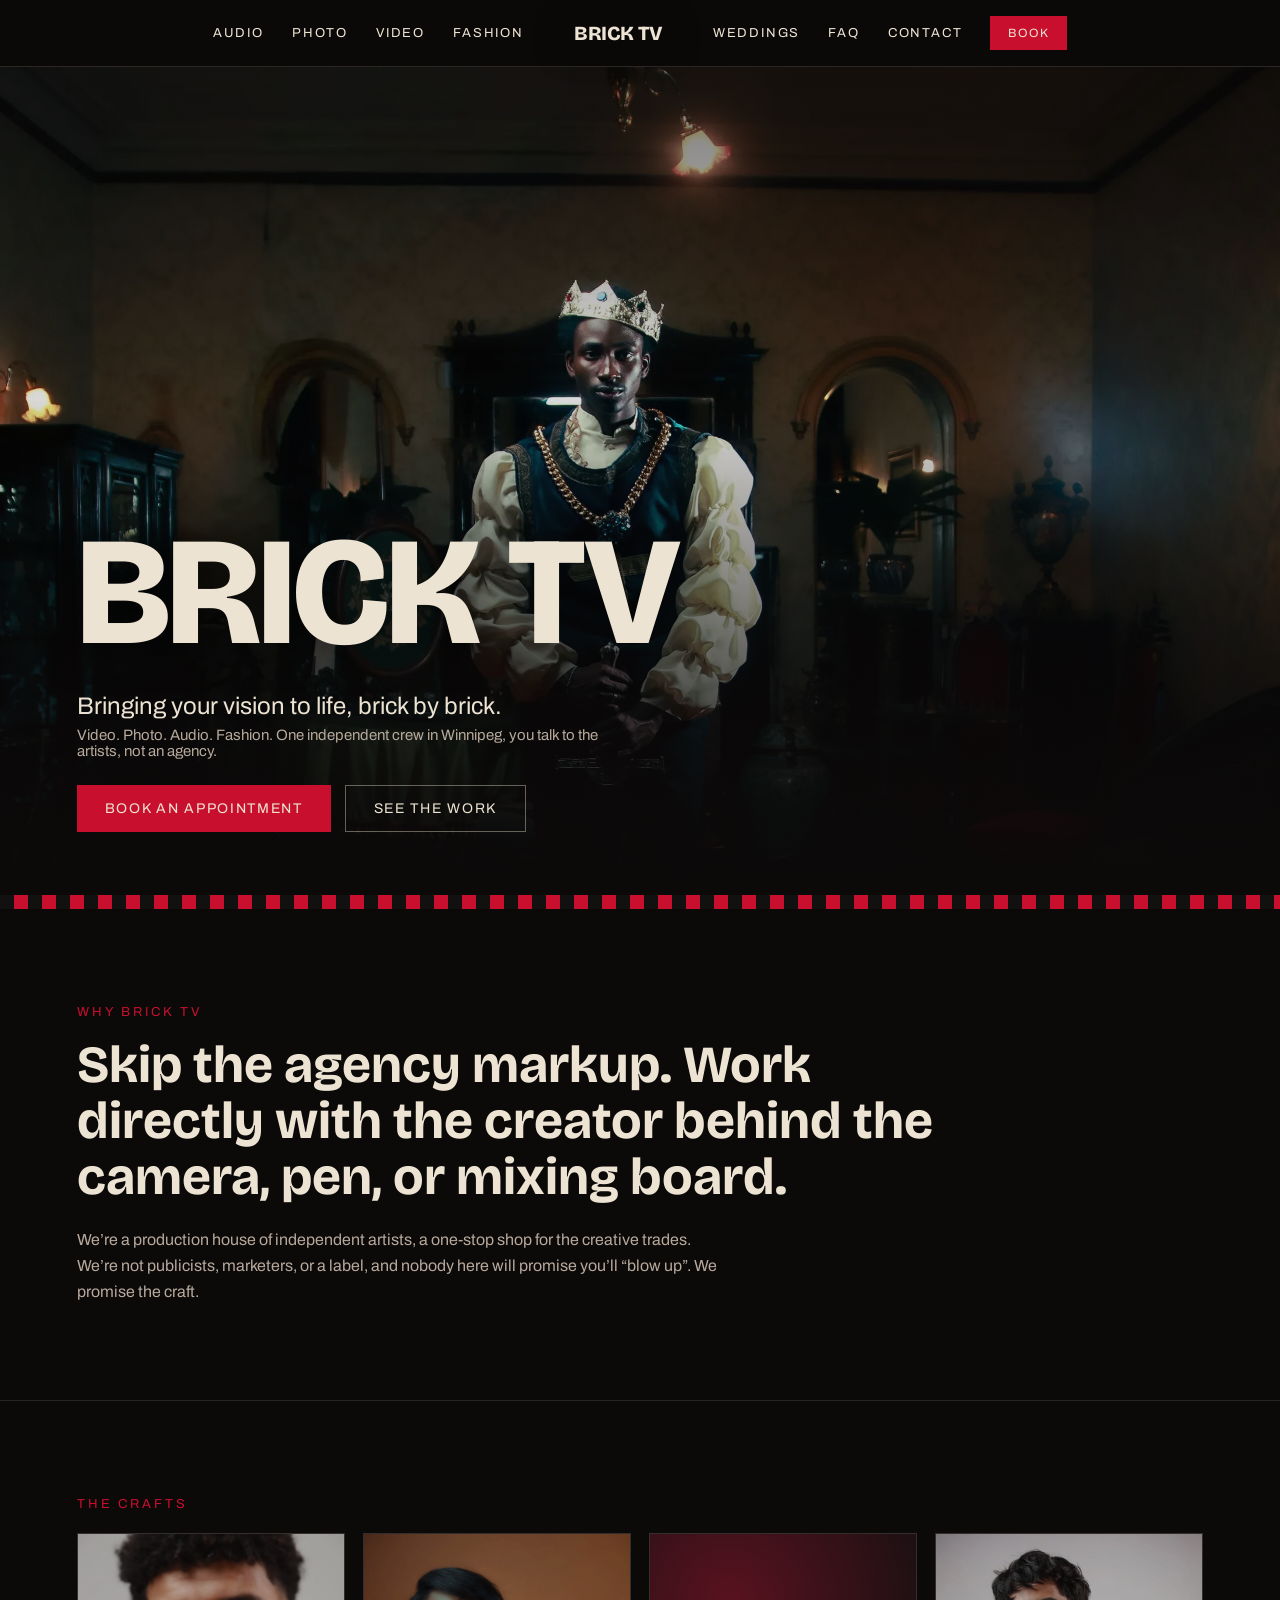
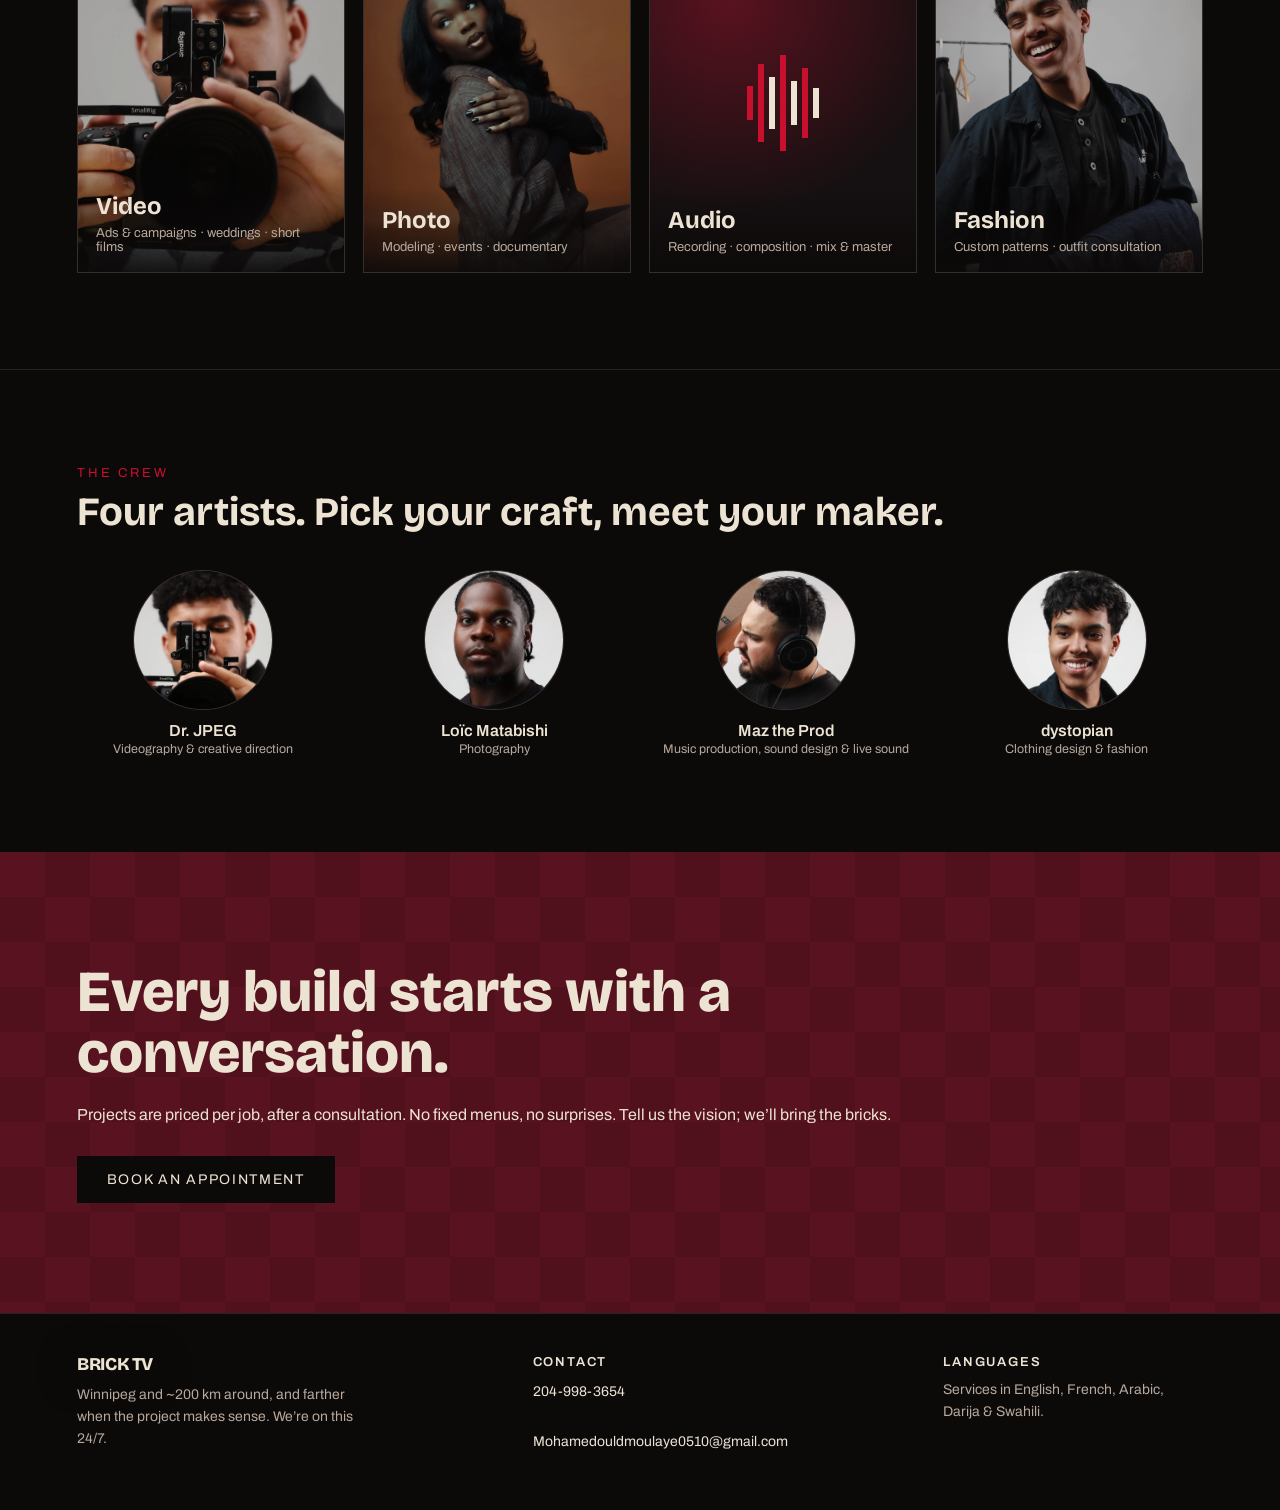
<file: index.html>
<!DOCTYPE html>
<html lang="en">
<head>
<meta charset="utf-8">
<meta name="viewport" content="width=device-width, initial-scale=1">
<title>Brick TV - Video, photo, audio &amp; fashion in Winnipeg</title>
<meta name="description" content="Brick TV is a Winnipeg production house of independent artists: video, photography, audio and fashion. You talk to the artists, not an agency.">
<link rel="icon" href="assets/img/favicon.svg" type="image/svg+xml">
<link rel="preload" href="assets/fonts/bricolage-grotesque-latin.woff2" as="font" type="font/woff2" crossorigin>
<link rel="preload" href="assets/fonts/archivo-latin.woff2" as="font" type="font/woff2" crossorigin>
<link rel="stylesheet" href="assets/css/fonts.css">
<link rel="stylesheet" href="assets/css/site.css?v=2">
<meta property="og:title" content="Brick TV - Bringing your vision to life, brick by brick.">
<meta property="og:description" content="One independent crew in Winnipeg: video, photo, audio, fashion. You talk to the artists, not an agency.">
<meta property="og:type" content="website">
</head>
<body>
<a class="skip-link" href="#main">Skip to content</a>
<div class="page">

  <nav class="nav">
    <button class="nav__toggle" type="button" aria-expanded="false" aria-controls="nav-links" aria-label="Menu">
      <span></span><span></span><span></span>
    </button>
    <a class="nav__wordmark" href="index.html" aria-label="Brick TV - home"><span class="wordmark" data-wordmark data-intensity="subtle">BRICK TV</span></a>
    <div class="nav__links" id="nav-links">
      <a href="audio.html">Audio</a>
      <a href="photo.html">Photo</a>
      <a href="video.html">Video</a>
      <a href="fashion.html">Fashion</a>
      <a href="wedding.html">Weddings</a>
      <a href="faq.html">FAQ</a>
      <a href="contact.html">Contact</a>
    </div>
    <button class="nav__book" type="button" data-book>Book</button>
  </nav>

  <main id="main">

  <header class="hero hero--bare">
    <div class="hero__frames" data-hero></div>
    <div class="hero__scrim"></div>
    <div class="hero__content">
      <h1 class="hero__title"><span class="wordmark" data-wordmark data-intensity="full">BRICK TV</span></h1>
      <p class="hero__lede">Bringing your vision to life, brick by brick.</p>
      <p class="hero__sub">Video. Photo. Audio. Fashion. One independent crew in Winnipeg, you talk to the artists, not an agency.</p>
      <div class="hero__actions">
        <button class="btn btn--primary" type="button" data-book>Book an appointment</button>
        <a class="btn btn--outline" href="video.html">See the work</a>
      </div>
    </div>
  </header>

  <div class="checkerboard" aria-hidden="true"></div>

  <section class="section section--divided-below">
    <p class="eyebrow">Why Brick TV</p>
    <h2 class="h2-statement">Skip the agency markup. Work directly with the creator behind the camera, pen, or mixing board.</h2>
    <p class="body-copy">We&rsquo;re a production house of independent artists, a one-stop shop for the creative trades. We&rsquo;re not publicists, marketers, or a label, and nobody here will promise you&rsquo;ll &ldquo;blow up&rdquo;. We promise the craft.</p>
  </section>

  <section class="section">
    <p class="eyebrow" style="margin-bottom:22px">The crafts</p>
    <div class="craft-grid">
      <a class="craft-card" href="video.html">
        <img src="assets/uploads/full-drjpeg.webp" alt="" loading="lazy">
        <div class="craft-card__caption">
          <h3>Video</h3>
          <p>Ads &amp; campaigns &middot; weddings &middot; short films</p>
        </div>
      </a>
      <a class="craft-card" href="photo.html">
        <img src="assets/uploads/loic-25.webp" alt="" loading="lazy">
        <div class="craft-card__caption">
          <h3>Photo</h3>
          <p>Modeling &middot; events &middot; documentary</p>
        </div>
      </a>
      <a class="craft-card" href="audio.html">
        <div class="craft-card__audio-bg"></div>
        <div class="craft-card__eq" aria-hidden="true"><i style="height:34px"></i><i style="height:78px"></i><i class="bone" style="height:52px"></i><i style="height:96px"></i><i class="bone" style="height:44px"></i><i style="height:70px"></i><i class="bone" style="height:30px"></i></div>
        <div class="craft-card__caption">
          <h3>Audio</h3>
          <p>Recording &middot; composition &middot; mix &amp; master</p>
        </div>
      </a>
      <a class="craft-card" href="fashion.html">
        <img src="assets/uploads/full-dystopian.webp" alt="" loading="lazy">
        <div class="craft-card__caption">
          <h3>Fashion</h3>
          <p>Custom patterns &middot; outfit consultation</p>
        </div>
      </a>
    </div>
  </section>

  <section class="section section--divided-above">
    <p class="eyebrow" style="margin-bottom:8px">The crew</p>
    <h2 class="h2-section">Four artists. Pick your craft, meet your maker.</h2>
    <div class="crew">
      <a class="crew__member" href="video.html">
        <img class="headshot headshot--sm" src="assets/uploads/portrait-drjpeg.webp" alt="" width="140" height="140" loading="lazy">
        <span><strong>Dr. JPEG</strong><span class="role">Videography &amp; creative direction</span></span>
      </a>
      <a class="crew__member" href="photo.html">
        <img class="headshot headshot--sm" src="assets/uploads/portrait-loic-v2.webp" alt="" width="140" height="140" loading="lazy">
        <span><strong>Lo&iuml;c Matabishi</strong><span class="role">Photography</span></span>
      </a>
      <a class="crew__member" href="audio.html">
        <img class="headshot headshot--sm" src="assets/uploads/portrait-maz-v2.webp" alt="" width="140" height="140" loading="lazy">
        <span><strong>Maz the Prod</strong><span class="role">Music production, sound design &amp; live sound</span></span>
      </a>
      <a class="crew__member" href="fashion.html">
        <img class="headshot headshot--sm" src="assets/uploads/portrait-dystopian-v2.webp" alt="" width="140" height="140" loading="lazy">
        <span><strong>dystopian</strong><span class="role">Clothing design &amp; fashion</span></span>
      </a>
    </div>
  </section>

  <section class="cta-band">
    <div class="cta-band__texture" aria-hidden="true"></div>
    <div class="cta-band__inner">
      <h2 class="h2-band">Every build starts with a conversation.</h2>
      <p>Projects are priced per job, after a consultation. No fixed menus, no surprises. Tell us the vision; we&rsquo;ll bring the bricks.</p>
      <button class="btn btn--ink" type="button" data-book>Book an appointment</button>
    </div>
  </section>

  </main>

  <footer class="footer">
    <div class="footer__brand">
      <strong><span class="wordmark" data-wordmark data-intensity="subtle">BRICK TV</span></strong>
      <p>Winnipeg and ~200 km around, and farther when the project makes sense. We&rsquo;re on this 24/7.</p>
    </div>
    <div class="footer__col">
      <strong class="footer__label">Contact</strong>
      <p><a href="tel:2049983654">204-998-3654</a><br><br><a href="mailto:Mohamedouldmoulaye0510@gmail.com">Mohamedouldmoulaye0510@gmail.com</a></p>
    </div>
    <div class="footer__col footer__col--languages">
      <strong class="footer__label">Languages</strong>
      <p>Services in English, French, Arabic, Darija &amp; Swahili.</p>
    </div>
  </footer>

</div>
<script src="assets/js/site.js"></script>
<script src="assets/js/gallery.js?v=2"></script>
</body>
</html>
</file>
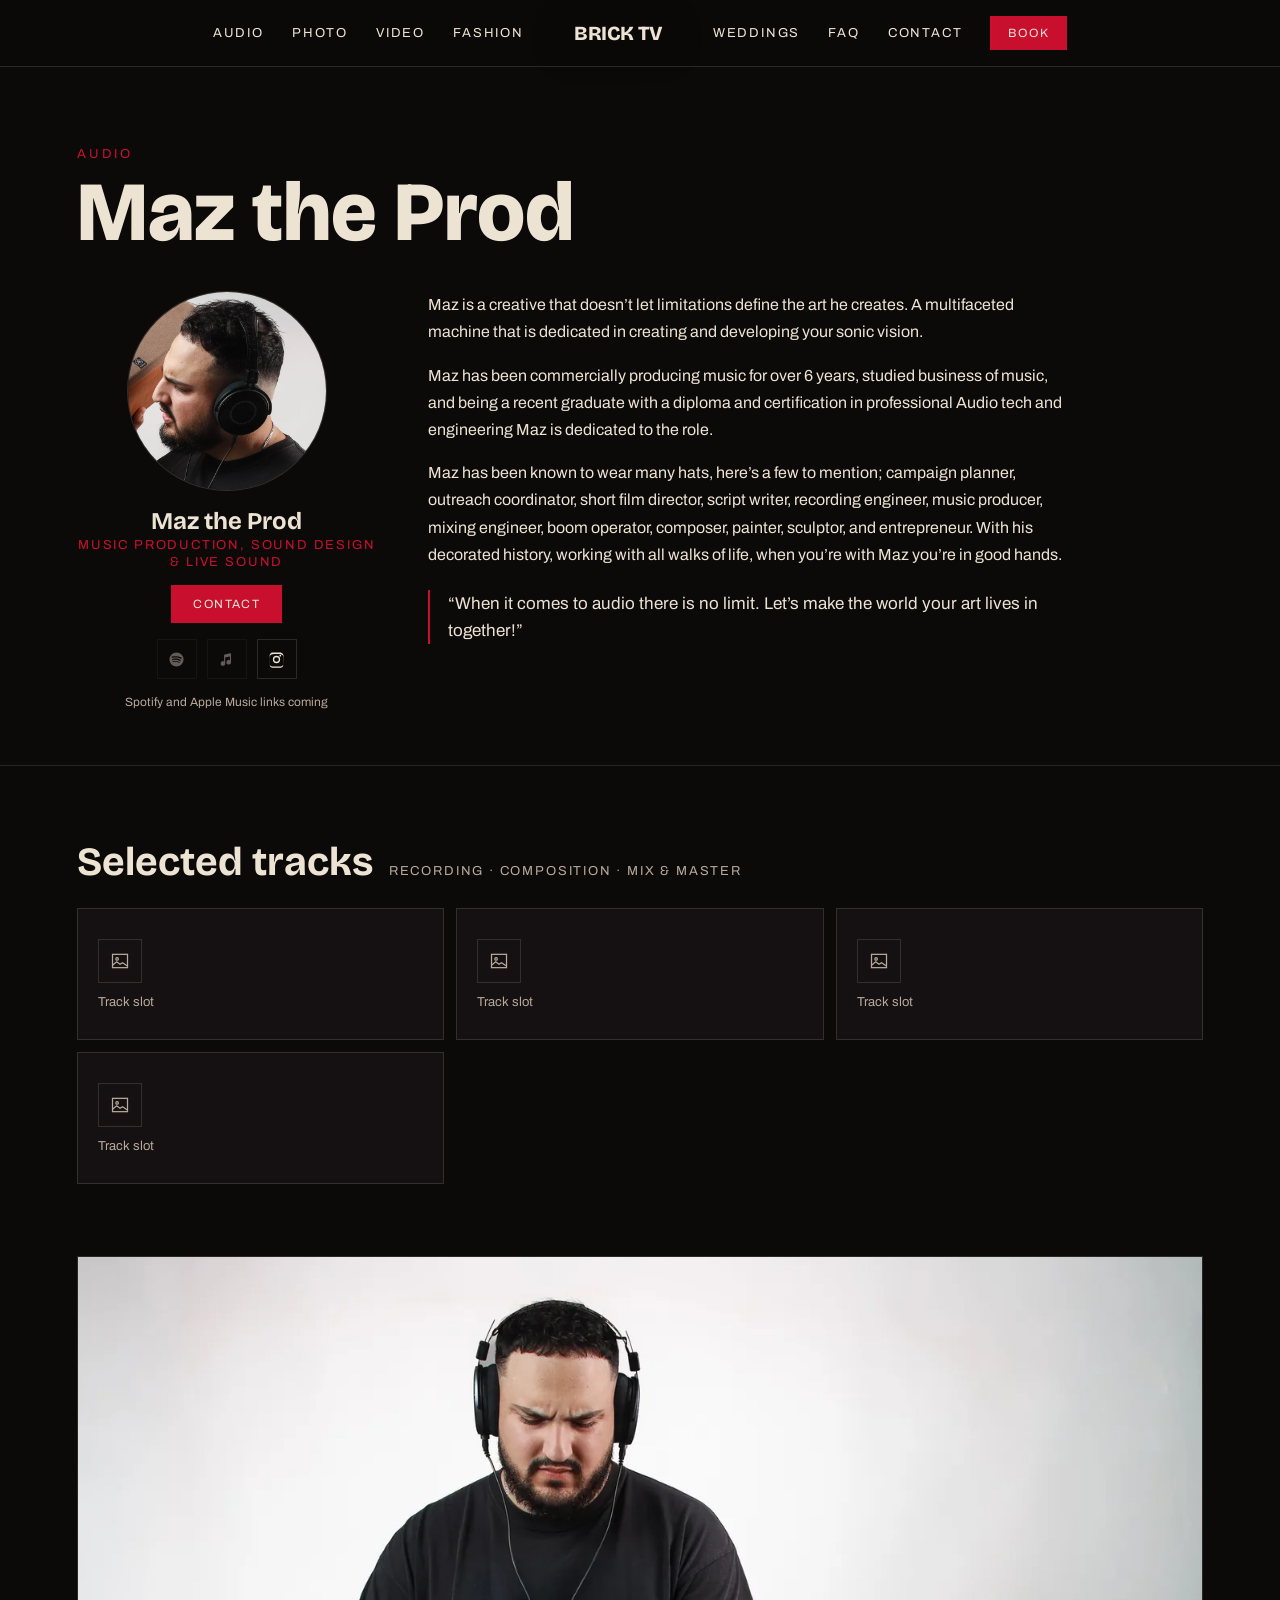
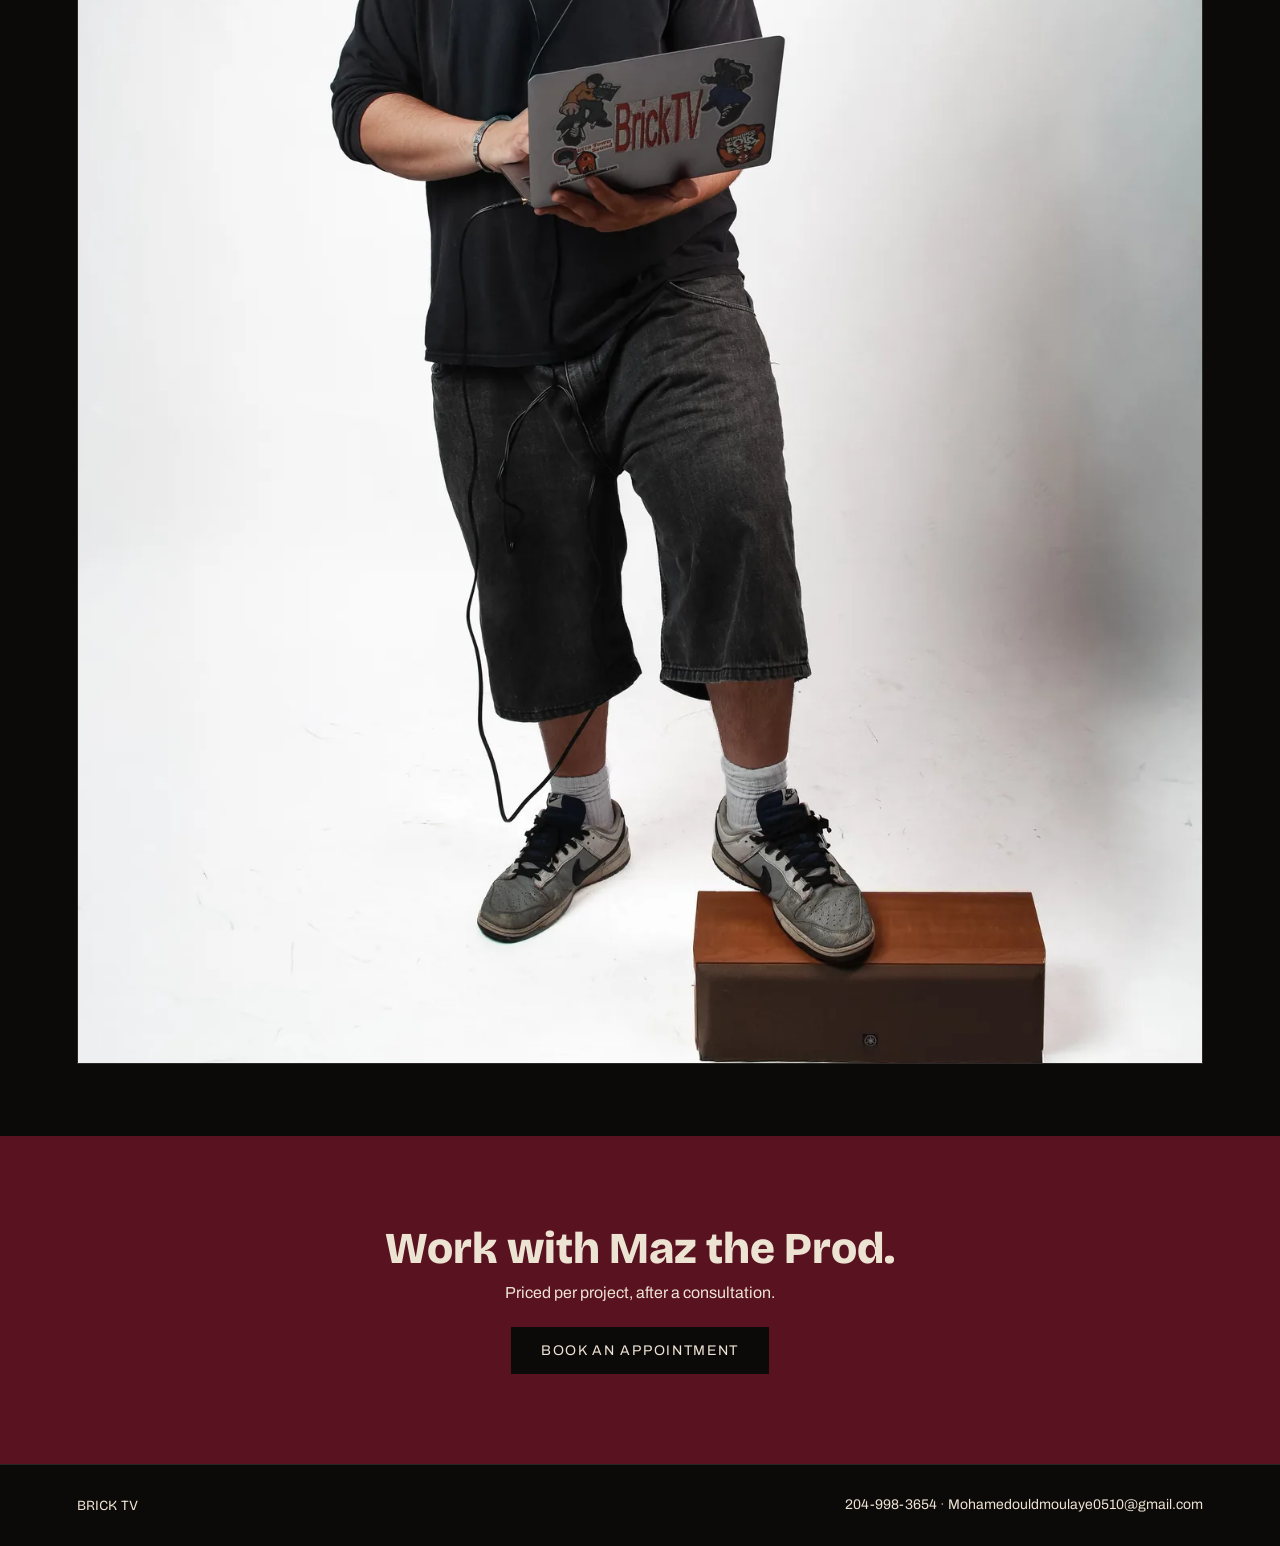
<file: audio.html>
<!DOCTYPE html>
<html lang="en">
<head>
<meta charset="utf-8">
<meta name="viewport" content="width=device-width, initial-scale=1">
<title>Audio - Maz the Prod | Brick TV</title>
<meta name="description" content="Maz the Prod, Winnipeg music producer. Recording, composition, mixing and mastering, sound design and live sound.">
<link rel="icon" href="assets/img/favicon.svg" type="image/svg+xml">
<link rel="preload" href="assets/fonts/bricolage-grotesque-latin.woff2" as="font" type="font/woff2" crossorigin>
<link rel="preload" href="assets/fonts/archivo-latin.woff2" as="font" type="font/woff2" crossorigin>
<link rel="stylesheet" href="assets/css/fonts.css">
<link rel="stylesheet" href="assets/css/site.css?v=2">
</head>
<body>
<a class="skip-link" href="#main">Skip to content</a>
<div class="page">

  <nav class="nav">
    <button class="nav__toggle" type="button" aria-expanded="false" aria-controls="nav-links" aria-label="Menu">
      <span></span><span></span><span></span>
    </button>
    <a class="nav__wordmark" href="index.html" aria-label="Brick TV - home"><span class="wordmark" data-wordmark data-intensity="subtle">BRICK TV</span></a>
    <div class="nav__links" id="nav-links">
      <a href="audio.html" aria-current="page">Audio</a>
      <a href="photo.html">Photo</a>
      <a href="video.html">Video</a>
      <a href="fashion.html">Fashion</a>
      <a href="wedding.html">Weddings</a>
      <a href="faq.html">FAQ</a>
      <a href="contact.html">Contact</a>
    </div>
    <button class="nav__book" type="button" data-book>Book</button>
  </nav>

  <main id="main">

  <header class="artist-header">
    <p class="eyebrow">Audio</p>
    <h1>Maz the Prod</h1>
  </header>

  <section class="artist-intro">
    <div class="artist-card">
      <img class="headshot headshot--lg" src="assets/uploads/portrait-maz-v2.webp" alt="" width="200" height="200">
      <div>
        <strong class="artist-card__name">Maz the Prod</strong>
        <span class="artist-card__role">Music production, sound design &amp; live sound</span>
      </div>
      <a class="btn btn--member" href="contact.html">Contact</a>
      <div class="social-row"><span title="Spotify - link coming" aria-label="Spotify, link coming"><svg viewBox="0 0 24 24" aria-hidden="true"><path d="M12 2a10 10 0 1 0 0 20 10 10 0 0 0 0-20m4.59 14.43a.62.62 0 0 1-.86.2c-2.35-1.43-5.3-1.76-8.79-.96a.62.62 0 1 1-.28-1.22c3.81-.87 7.08-.5 9.72 1.12.3.18.39.57.21.86m1.22-2.73a.78.78 0 0 1-1.07.26c-2.69-1.66-6.79-2.14-9.97-1.17a.78.78 0 0 1-.45-1.49c3.63-1.1 8.15-.57 11.24 1.33.36.22.48.7.25 1.07m.1-2.84C14.7 8.94 9.4 8.77 6.32 9.7a.93.93 0 1 1-.54-1.79c3.54-1.07 9.4-.87 13.1 1.33a.94.94 0 0 1-.96 1.61z"/></svg></span><span title="Apple Music - link coming" aria-label="Apple Music, link coming"><svg viewBox="0 0 24 24" aria-hidden="true"><path d="M17.2 3.2 9.4 4.8a1 1 0 0 0-.8 1v9.05a3.2 3.2 0 1 0 1.6 2.77V9.03l6.6-1.36v5.43a3.2 3.2 0 1 0 1.6 2.77V4.18a1 1 0 0 0-1.2-.98"/></svg></span><a href="https://www.instagram.com/maztheprod" target="_blank" rel="noopener noreferrer" title="Instagram" aria-label="Instagram"><svg viewBox="0 0 24 24" aria-hidden="true"><path d="M12 2.2c3.2 0 3.6 0 4.9.07 1.2.05 1.8.25 2.2.42.6.22 1 .48 1.4.9.43.42.7.82.92 1.4.17.42.37 1.05.42 2.25.06 1.28.07 1.66.07 4.9s0 3.6-.07 4.9c-.05 1.2-.25 1.8-.42 2.2-.22.6-.5 1-.9 1.4-.43.43-.83.7-1.4.92-.42.17-1.05.37-2.25.42-1.28.06-1.66.07-4.9.07s-3.6 0-4.9-.07c-1.2-.05-1.8-.25-2.2-.42-.6-.22-1-.5-1.4-.9-.43-.43-.7-.83-.92-1.4-.17-.42-.37-1.05-.42-2.25C2.2 15.6 2.2 15.2 2.2 12s0-3.6.07-4.9c.05-1.2.25-1.8.42-2.2.22-.6.48-1 .9-1.4.42-.43.82-.7 1.4-.92.42-.17 1.05-.37 2.25-.42C8.4 2.2 8.8 2.2 12 2.2m0 2.16c-3.17 0-3.55.01-4.8.07-1.15.05-1.78.25-2.2.4-.55.22-.95.47-1.36.88-.4.4-.66.8-.87 1.36-.16.42-.36 1.05-.4 2.2-.07 1.25-.08 1.63-.08 4.8s0 3.55.07 4.8c.05 1.15.25 1.78.4 2.2.22.55.47.95.88 1.36.4.4.8.66 1.36.87.42.16 1.05.36 2.2.4 1.25.07 1.63.08 4.8.08s3.55 0 4.8-.07c1.15-.05 1.78-.25 2.2-.4.55-.22.95-.47 1.36-.88.4-.4.66-.8.87-1.36.16-.42.36-1.05.4-2.2.07-1.25.08-1.63.08-4.8s0-3.55-.07-4.8c-.05-1.15-.25-1.78-.4-2.2a3.5 3.5 0 0 0-.88-1.36 3.5 3.5 0 0 0-1.36-.87c-.42-.16-1.05-.36-2.2-.4-1.25-.07-1.63-.08-4.8-.08z"/><path d="M12 15.33a3.33 3.33 0 1 1 0-6.66 3.33 3.33 0 0 1 0 6.66m0-8.46a5.13 5.13 0 1 0 0 10.26 5.13 5.13 0 0 0 0-10.26z"/><circle cx="17.34" cy="6.66" r="1.2"/></svg></a></div>
      <span class="social-note">Spotify and Apple Music links coming</span>
    </div>
    <div class="artist-bio">
      <p>Maz is a creative that doesn&rsquo;t let limitations define the art he creates. A multifaceted machine that is dedicated in creating and developing your sonic vision.</p>
      <p>Maz has been commercially producing music for over 6 years, studied business of music, and being a recent graduate with a diploma and certification in professional Audio tech and engineering Maz is dedicated to the role.</p>
      <p>Maz has been known to wear many hats, here&rsquo;s a few to mention; campaign planner, outreach coordinator, short film director, script writer, recording engineer, music producer, mixing engineer, boom operator, composer, painter, sculptor, and entrepreneur. With his decorated history, working with all walks of life, when you&rsquo;re with Maz you&rsquo;re in good hands.</p>
      <blockquote>&ldquo;When it comes to audio there is no limit. Let&rsquo;s make the world your art lives in together!&rdquo;</blockquote>
    </div>
  </section>

  <section class="work">
    <div class="work__head">
      <h2>Selected tracks</h2>
      <span class="service-list">Recording &middot; composition &middot; mix &amp; master</span>
    </div>
    <div class="grid grid--audio"
         data-gallery="content/audio.json"
         data-kind="audio"
         data-slots="4"></div>
  </section>

  <section class="feature">
    <div class="grid"
         data-gallery="content/audio-feature.json"
         data-kind="feature"
         data-slots="1"></div>
  </section>

  <section class="cta-band cta-band--center">
    <h2 class="h2-band--compact">Work with Maz the Prod.</h2>
    <p>Priced per project, after a consultation.</p>
    <button class="btn btn--ink" type="button" data-book>Book an appointment</button>
  </section>

  </main>

  <footer class="footer footer--compact">
    <span class="footer__wordmark">BRICK TV</span>
    <span><a href="tel:2049983654">204-998-3654</a> &middot; <a href="mailto:Mohamedouldmoulaye0510@gmail.com">Mohamedouldmoulaye0510@gmail.com</a></span>
  </footer>

</div>
<script src="assets/js/site.js"></script>
<script src="assets/js/gallery.js?v=2"></script>
</body>
</html>
</file>
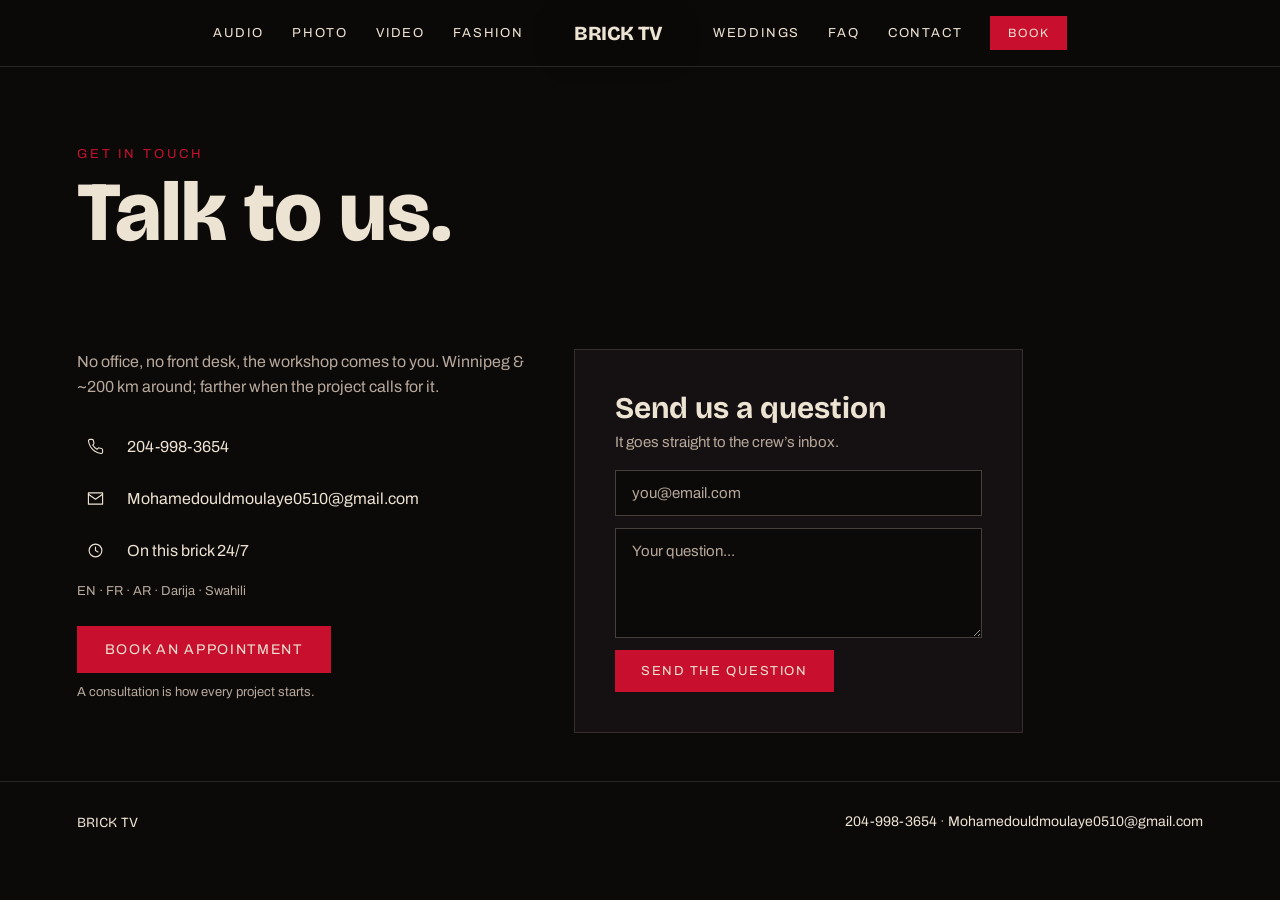
<file: contact.html>
<!DOCTYPE html>
<html lang="en">
<head>
<meta charset="utf-8">
<meta name="viewport" content="width=device-width, initial-scale=1">
<title>Contact | Brick TV</title>
<meta name="description" content="Call, email or book a consultation with the Brick TV crew. Winnipeg and ~200 km around.">
<link rel="icon" href="assets/img/favicon.svg" type="image/svg+xml">
<link rel="preload" href="assets/fonts/bricolage-grotesque-latin.woff2" as="font" type="font/woff2" crossorigin>
<link rel="preload" href="assets/fonts/archivo-latin.woff2" as="font" type="font/woff2" crossorigin>
<link rel="stylesheet" href="assets/css/fonts.css">
<link rel="stylesheet" href="assets/css/site.css?v=2">
</head>
<body>
<a class="skip-link" href="#main">Skip to content</a>
<div class="page">

  <nav class="nav">
    <button class="nav__toggle" type="button" aria-expanded="false" aria-controls="nav-links" aria-label="Menu">
      <span></span><span></span><span></span>
    </button>
    <a class="nav__wordmark" href="index.html" aria-label="Brick TV - home"><span class="wordmark" data-wordmark data-intensity="subtle">BRICK TV</span></a>
    <div class="nav__links" id="nav-links">
      <a href="audio.html">Audio</a>
      <a href="photo.html">Photo</a>
      <a href="video.html">Video</a>
      <a href="fashion.html">Fashion</a>
      <a href="wedding.html">Weddings</a>
      <a href="faq.html">FAQ</a>
      <a href="contact.html" aria-current="page">Contact</a>
    </div>
    <button class="nav__book" type="button" data-book>Book</button>
  </nav>

  <main id="main">

  <header class="page-header">
    <p class="eyebrow">Get in touch</p>
    <h1 class="h1">Talk to us.</h1>
  </header>

  <section class="faq-section" style="max-width:1100px">
    <div class="contact-page-grid">
      <div>
        <p class="body-copy" style="margin-top:0">No office, no front desk, the workshop comes to you. Winnipeg &amp; ~200 km around; farther when the project calls for it.</p>
        <div class="contact-rows" style="margin-top:28px">
          <a href="tel:2049983654">
            <span class="contact-tile" aria-hidden="true">
              <svg viewBox="0 0 24 24" stroke-linecap="round" stroke-linejoin="round"><path d="M22 16.9v3a2 2 0 0 1-2.2 2 19.8 19.8 0 0 1-8.6-3.1 19.5 19.5 0 0 1-6-6A19.8 19.8 0 0 1 2.1 4.2 2 2 0 0 1 4.1 2h3a2 2 0 0 1 2 1.7c.1 1 .4 1.9.7 2.8a2 2 0 0 1-.5 2.1L8.1 9.9a16 16 0 0 0 6 6l1.3-1.3a2 2 0 0 1 2.1-.4c.9.3 1.8.6 2.8.7a2 2 0 0 1 1.7 2z"/></svg>
            </span>204-998-3654</a>
          <a href="mailto:Mohamedouldmoulaye0510@gmail.com">
            <span class="contact-tile" aria-hidden="true">
              <svg viewBox="0 0 24 24" stroke-linecap="round" stroke-linejoin="round"><rect x="2" y="4" width="20" height="16"/><path d="m2 6 10 7 10-7"/></svg>
            </span>Mohamedouldmoulaye0510@gmail.com</a>
          <span class="row">
            <span class="contact-tile" aria-hidden="true">
              <svg viewBox="0 0 24 24" stroke-linecap="round" stroke-linejoin="round"><circle cx="12" cy="12" r="9"/><path d="M12 7v5l3.5 2"/></svg>
            </span>On this brick 24/7</span>
          <span class="contact-langs" style="color:var(--bone-muted)">EN &middot; FR &middot; AR &middot; Darija &middot; Swahili</span>
        </div>
        <button class="btn btn--primary" type="button" data-book style="margin-top:28px">Book an appointment</button>
        <p style="font-size:13px; color:var(--bone-muted); margin:12px 0 0">A consultation is how every project starts.</p>
      </div>

      <div class="ask-panel">
        <h2>Send us a question</h2>
        <p>It goes straight to the crew&rsquo;s inbox.</p>
        <form class="ask-form" name="ask" method="POST" data-netlify="true" netlify-honeypot="company" novalidate>
          <input type="hidden" name="form-name" value="ask">
          <p class="ask-form__hp">
            <label>Leave this field empty <input name="company" tabindex="-1" autocomplete="off"></label>
          </p>
          <label class="visually-hidden" for="ask-email">Your email address</label>
          <input id="ask-email" name="email" type="email" required placeholder="you@email.com" autocomplete="email">
          <label class="visually-hidden" for="ask-question">Your question</label>
          <textarea id="ask-question" name="question" rows="5" required placeholder="Your question..."></textarea>
          <button class="btn btn--send" type="submit">Send the question</button>
          <p class="ask-status" role="status" hidden></p>
        </form>
      </div>
    </div>
  </section>

  </main>

  <footer class="footer footer--compact">
    <span class="footer__wordmark">BRICK TV</span>
    <span><a href="tel:2049983654">204-998-3654</a> &middot; <a href="mailto:Mohamedouldmoulaye0510@gmail.com">Mohamedouldmoulaye0510@gmail.com</a></span>
  </footer>

</div>
<script src="assets/js/site.js"></script>
</body>
</html>
</file>
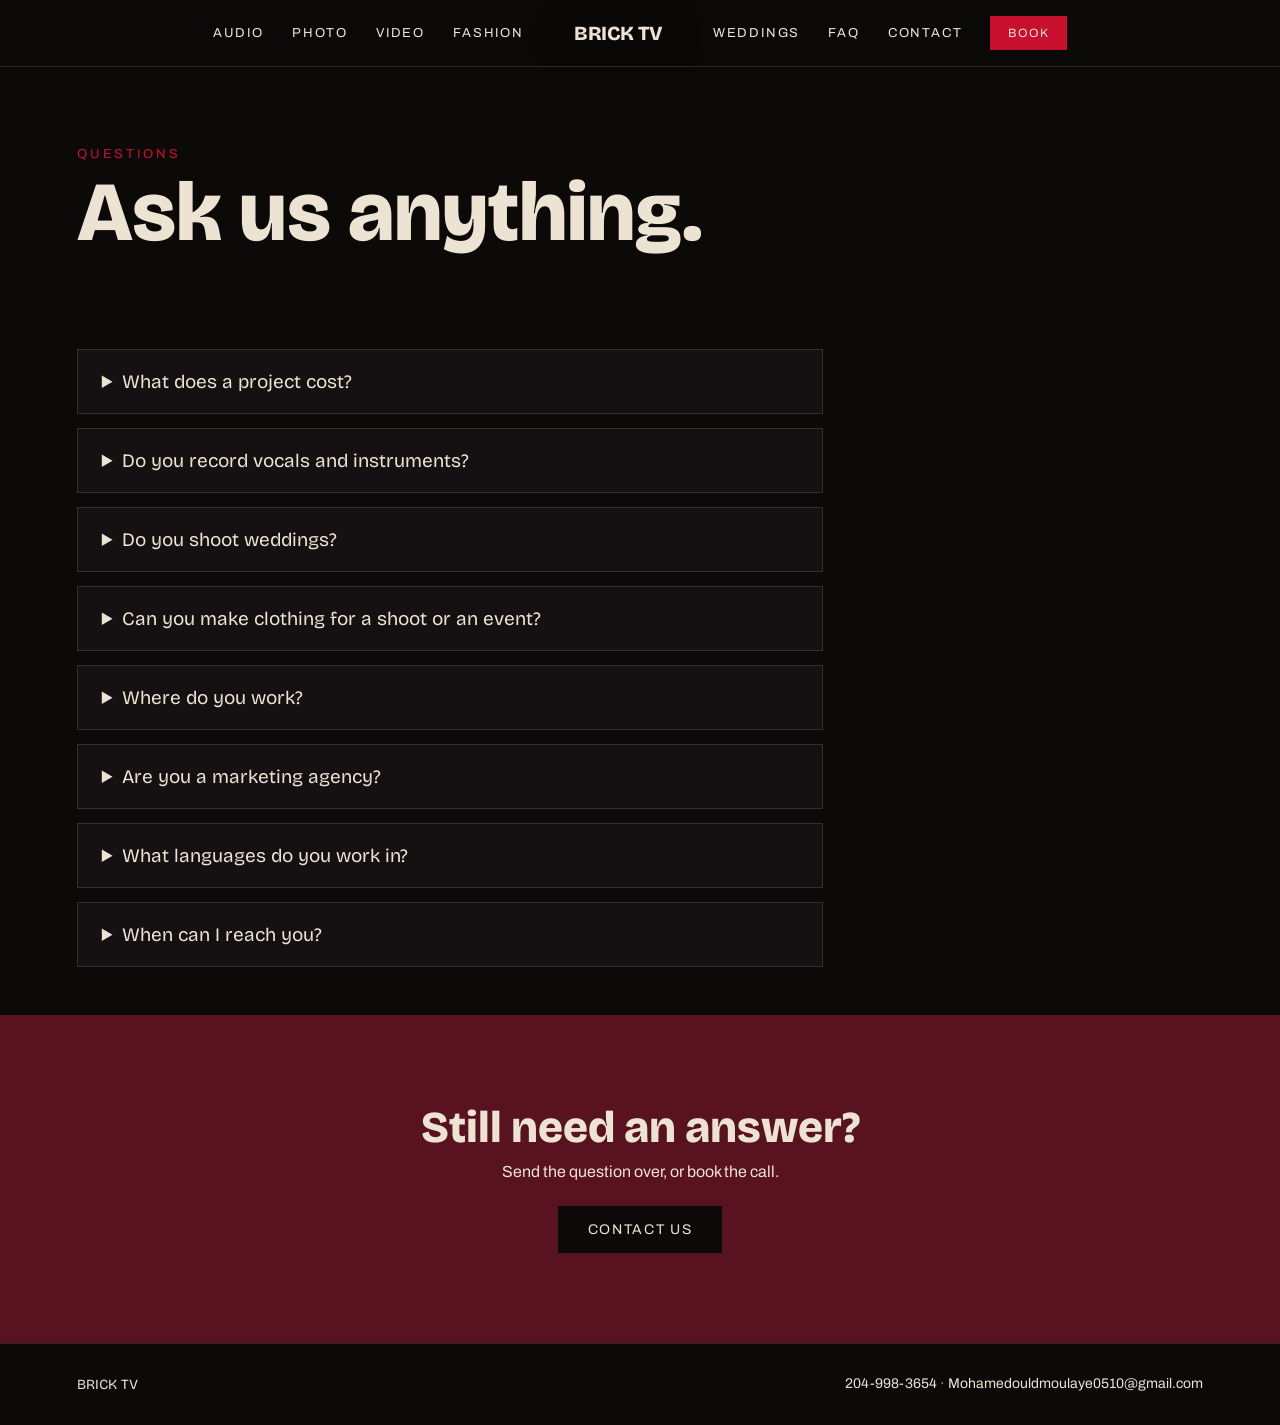
<file: faq.html>
<!DOCTYPE html>
<html lang="en">
<head>
<meta charset="utf-8">
<meta name="viewport" content="width=device-width, initial-scale=1">
<title>FAQ | Brick TV</title>
<meta name="description" content="What a project costs, what we shoot and record, where we work, and how to reach the Brick TV crew.">
<link rel="icon" href="assets/img/favicon.svg" type="image/svg+xml">
<link rel="preload" href="assets/fonts/bricolage-grotesque-latin.woff2" as="font" type="font/woff2" crossorigin>
<link rel="preload" href="assets/fonts/archivo-latin.woff2" as="font" type="font/woff2" crossorigin>
<link rel="stylesheet" href="assets/css/fonts.css">
<link rel="stylesheet" href="assets/css/site.css?v=2">
</head>
<body>
<a class="skip-link" href="#main">Skip to content</a>
<div class="page">

  <nav class="nav">
    <button class="nav__toggle" type="button" aria-expanded="false" aria-controls="nav-links" aria-label="Menu">
      <span></span><span></span><span></span>
    </button>
    <a class="nav__wordmark" href="index.html" aria-label="Brick TV - home"><span class="wordmark" data-wordmark data-intensity="subtle">BRICK TV</span></a>
    <div class="nav__links" id="nav-links">
      <a href="audio.html">Audio</a>
      <a href="photo.html">Photo</a>
      <a href="video.html">Video</a>
      <a href="fashion.html">Fashion</a>
      <a href="wedding.html">Weddings</a>
      <a href="faq.html" aria-current="page">FAQ</a>
      <a href="contact.html">Contact</a>
    </div>
    <button class="nav__book" type="button" data-book>Book</button>
  </nav>

  <main id="main">

  <header class="page-header">
    <p class="eyebrow">Questions</p>
    <h1 class="h1">Ask us anything.</h1>
  </header>

  <section class="faq-section">
    <div class="faq-list">
      <details>
        <summary>What does a project cost?</summary>
        <p>Every project is priced individually, after a consultation. No fixed menus, the first call is where we scope it.</p>
      </details>
      <details>
        <summary>Do you record vocals and instruments?</summary>
        <p>Yes, recording, original composition, and mixing &amp; mastering. Music lessons too.</p>
      </details>
      <details>
        <summary>Do you shoot weddings?</summary>
        <p>Yes, wedding films and event photography, alongside our commercial and editorial work.</p>
      </details>
      <details>
        <summary>Can you make clothing for a shoot or an event?</summary>
        <p>Yes, custom-made patterns and outfit consultation, for wardrobe on camera or off.</p>
      </details>
      <details>
        <summary>Where do you work?</summary>
        <p>Winnipeg and roughly 200 km around it. Farther, anywhere really, when the project makes sense. Like a contractor, our equipment travels with us.</p>
      </details>
      <details>
        <summary>Are you a marketing agency?</summary>
        <p>No, and that&rsquo;s the point. We&rsquo;re the artists agencies hire. You get the craft direct, without the markup. We make the work; we don&rsquo;t run ad campaigns or promise anything will &ldquo;blow up&rdquo;.</p>
      </details>
      <details>
        <summary>What languages do you work in?</summary>
        <p>English, French, Arabic, Darija, and Swahili.</p>
      </details>
      <details>
        <summary>When can I reach you?</summary>
        <p>We&rsquo;re on this brick 24/7, call or write any time and we&rsquo;ll get back to you fast.</p>
      </details>
    </div>
  </section>

  <section class="cta-band cta-band--center">
    <h2 class="h2-band--compact">Still need an answer?</h2>
    <p>Send the question over, or book the call.</p>
    <a class="btn btn--ink" href="contact.html">Contact us</a>
  </section>

  </main>

  <footer class="footer footer--compact">
    <span class="footer__wordmark">BRICK TV</span>
    <span><a href="tel:2049983654">204-998-3654</a> &middot; <a href="mailto:Mohamedouldmoulaye0510@gmail.com">Mohamedouldmoulaye0510@gmail.com</a></span>
  </footer>

</div>
<script src="assets/js/site.js"></script>
</body>
</html>
</file>
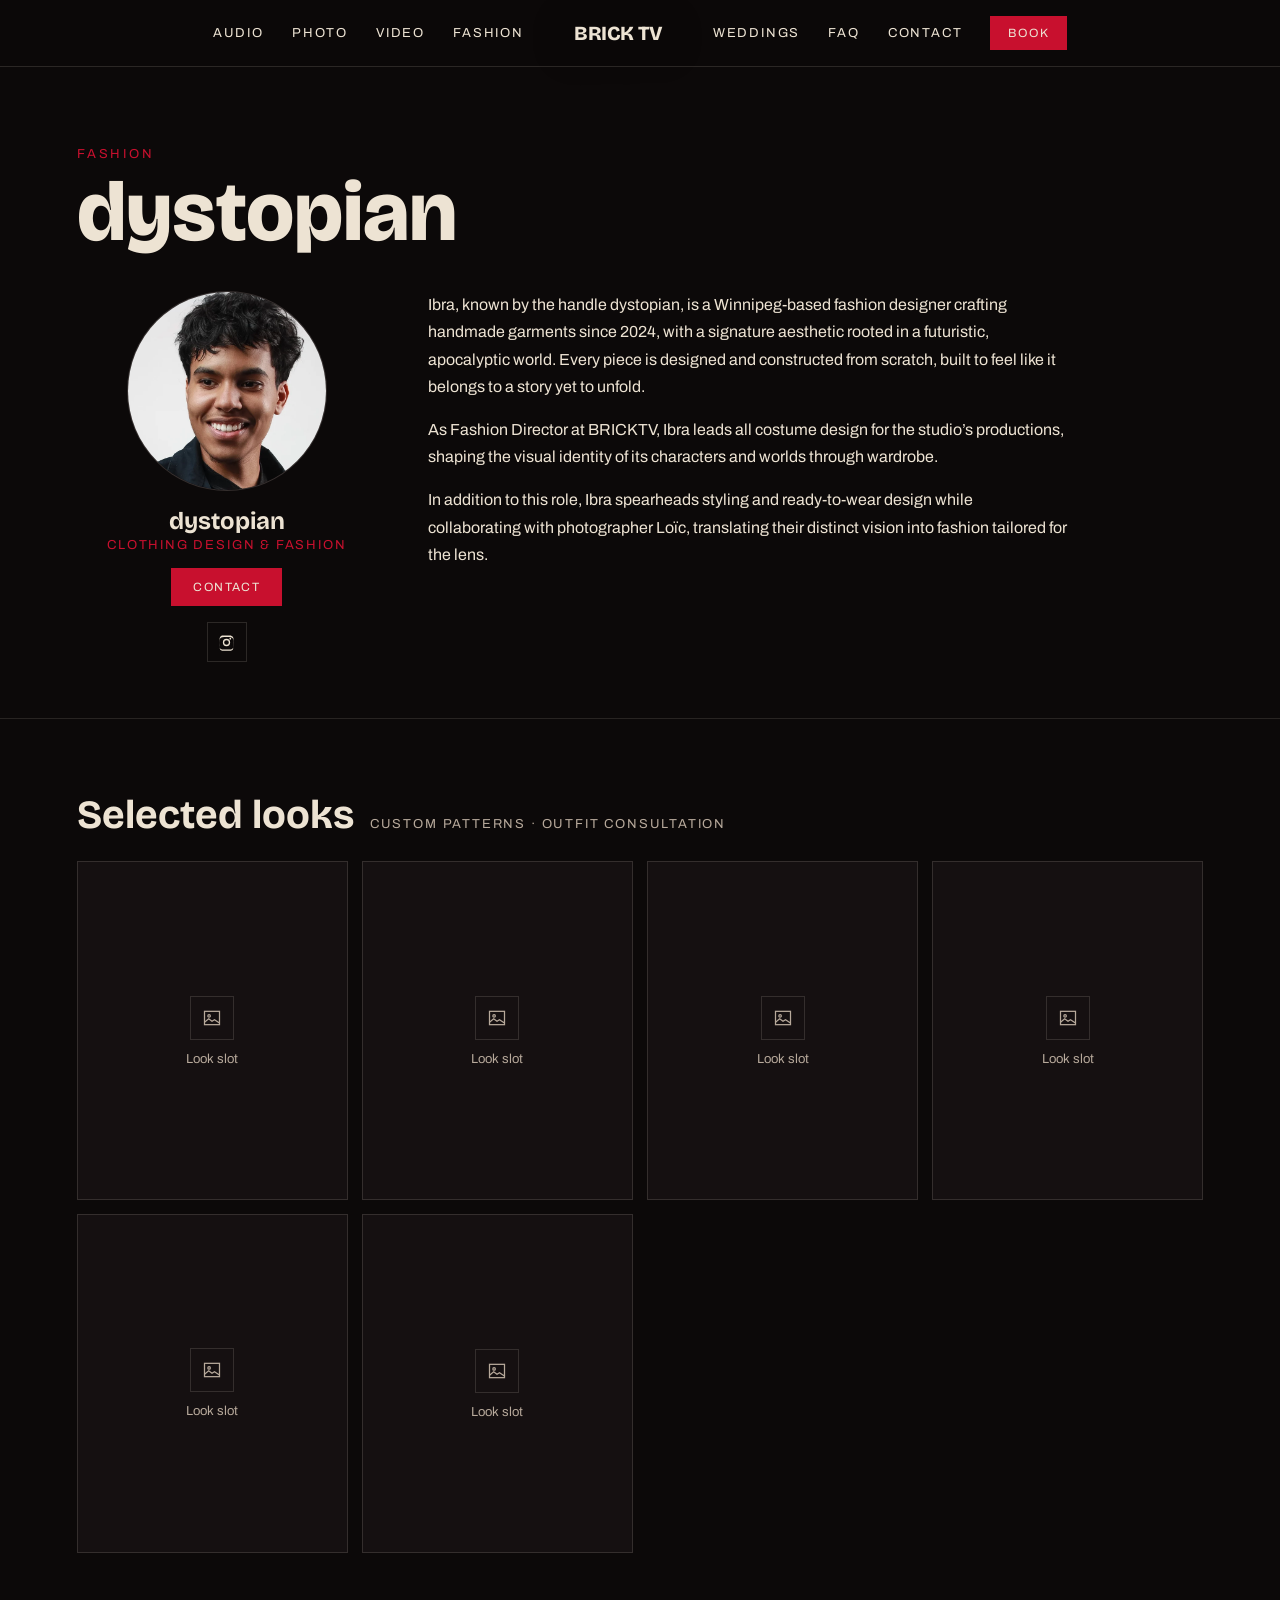
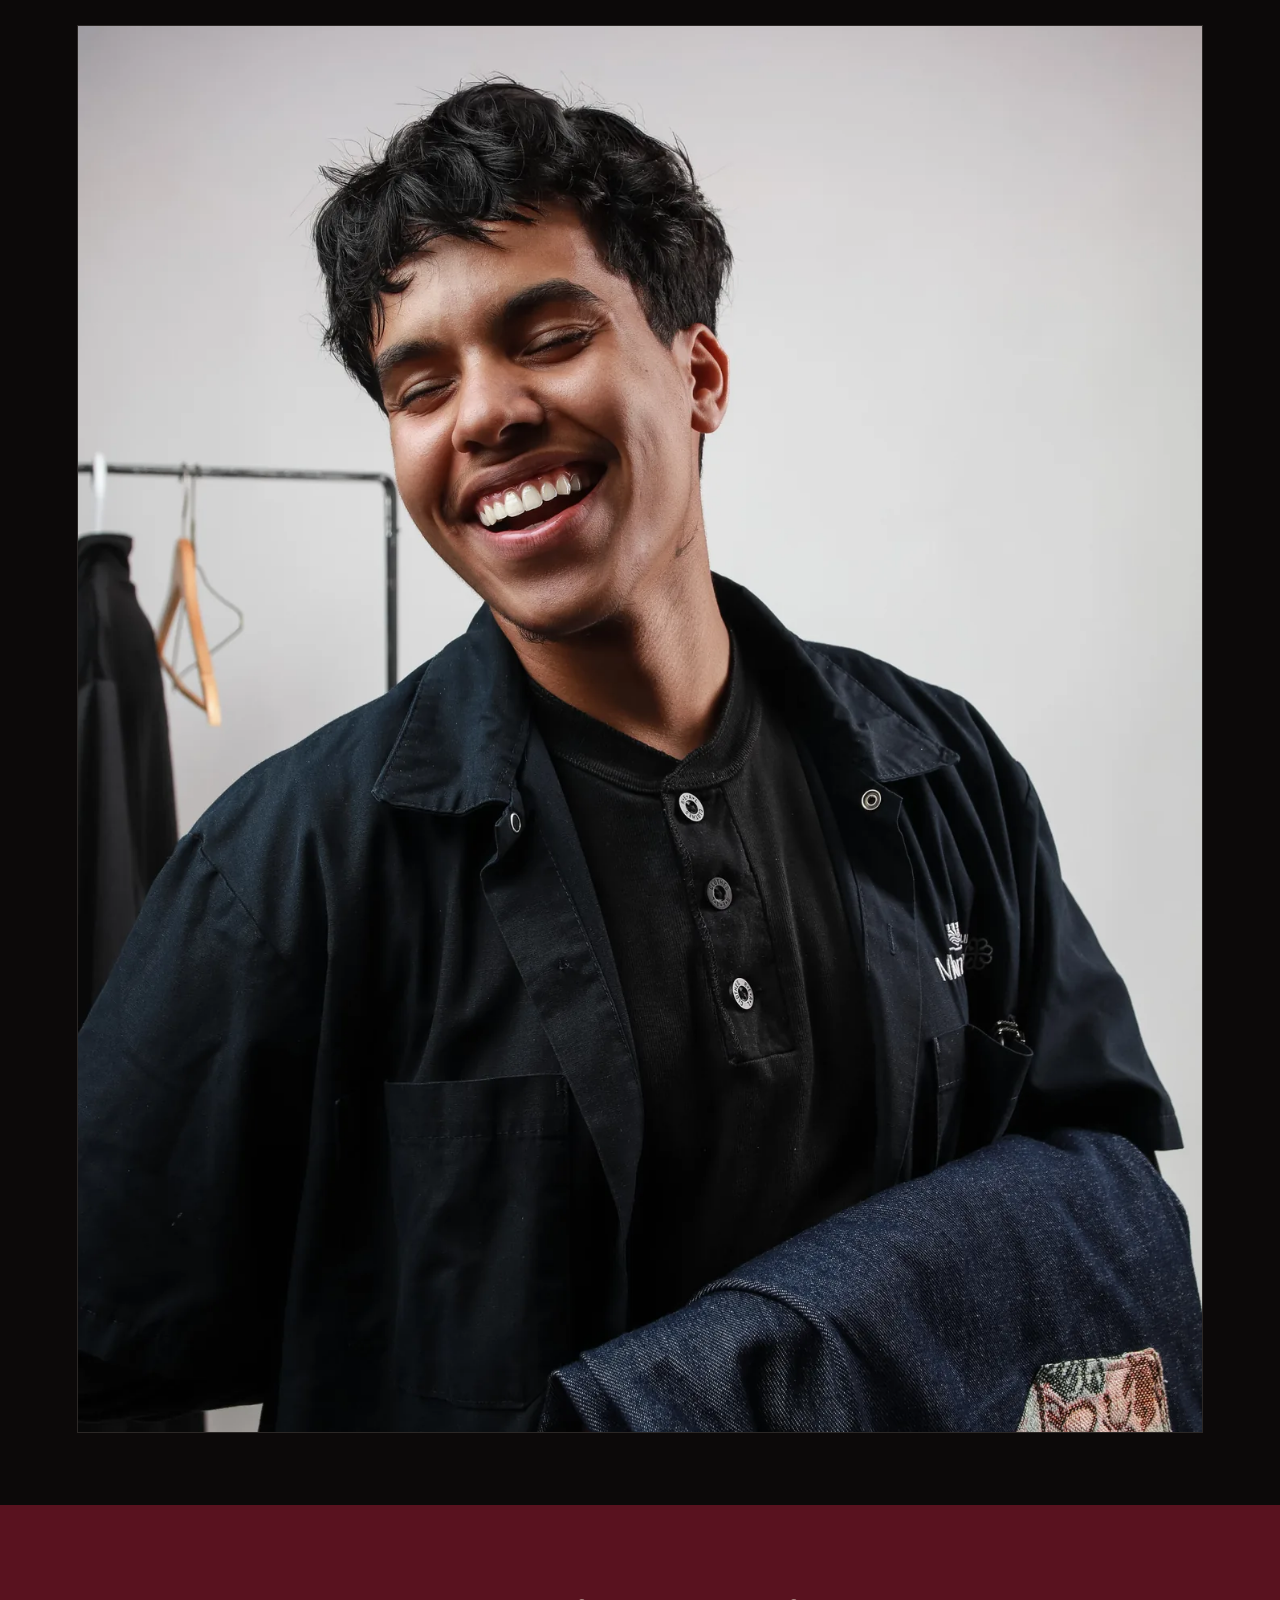
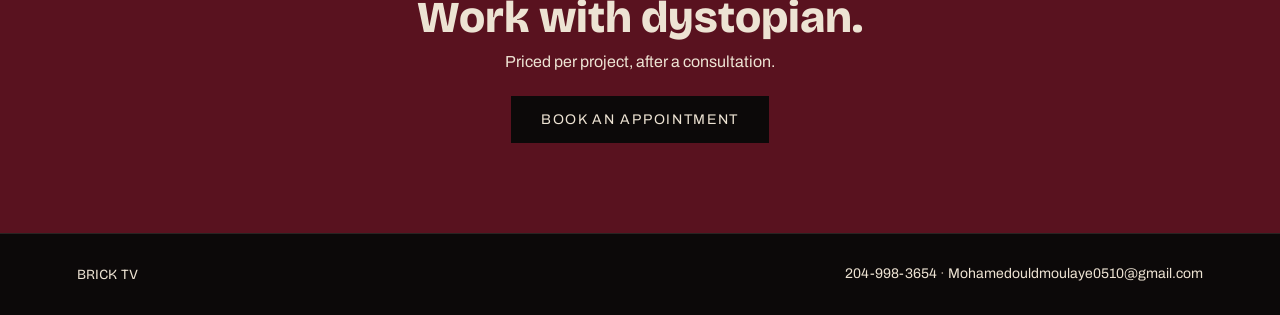
<file: fashion.html>
<!DOCTYPE html>
<html lang="en">
<head>
<meta charset="utf-8">
<meta name="viewport" content="width=device-width, initial-scale=1">
<title>Fashion - dystopian | Brick TV</title>
<meta name="description" content="dystopian, Winnipeg fashion designer. Handmade garments and costume design with a futuristic, apocalyptic aesthetic.">
<link rel="icon" href="assets/img/favicon.svg" type="image/svg+xml">
<link rel="preload" href="assets/fonts/bricolage-grotesque-latin.woff2" as="font" type="font/woff2" crossorigin>
<link rel="preload" href="assets/fonts/archivo-latin.woff2" as="font" type="font/woff2" crossorigin>
<link rel="stylesheet" href="assets/css/fonts.css">
<link rel="stylesheet" href="assets/css/site.css?v=2">
</head>
<body>
<a class="skip-link" href="#main">Skip to content</a>
<div class="page">

  <nav class="nav">
    <button class="nav__toggle" type="button" aria-expanded="false" aria-controls="nav-links" aria-label="Menu">
      <span></span><span></span><span></span>
    </button>
    <a class="nav__wordmark" href="index.html" aria-label="Brick TV - home"><span class="wordmark" data-wordmark data-intensity="subtle">BRICK TV</span></a>
    <div class="nav__links" id="nav-links">
      <a href="audio.html">Audio</a>
      <a href="photo.html">Photo</a>
      <a href="video.html">Video</a>
      <a href="fashion.html" aria-current="page">Fashion</a>
      <a href="wedding.html">Weddings</a>
      <a href="faq.html">FAQ</a>
      <a href="contact.html">Contact</a>
    </div>
    <button class="nav__book" type="button" data-book>Book</button>
  </nav>

  <main id="main">

  <header class="artist-header">
    <p class="eyebrow">Fashion</p>
    <h1>dystopian</h1>
  </header>

  <section class="artist-intro">
    <div class="artist-card">
      <img class="headshot headshot--lg" src="assets/uploads/portrait-dystopian-v2.webp" alt="" width="200" height="200">
      <div>
        <strong class="artist-card__name">dystopian</strong>
        <span class="artist-card__role">Clothing design &amp; fashion</span>
      </div>
      <a class="btn btn--member" href="contact.html">Contact</a>
      <div class="social-row"><a href="https://www.instagram.com/dystop_an" target="_blank" rel="noopener noreferrer" title="Instagram" aria-label="Instagram"><svg viewBox="0 0 24 24" aria-hidden="true"><path d="M12 2.2c3.2 0 3.6 0 4.9.07 1.2.05 1.8.25 2.2.42.6.22 1 .48 1.4.9.43.42.7.82.92 1.4.17.42.37 1.05.42 2.25.06 1.28.07 1.66.07 4.9s0 3.6-.07 4.9c-.05 1.2-.25 1.8-.42 2.2-.22.6-.5 1-.9 1.4-.43.43-.83.7-1.4.92-.42.17-1.05.37-2.25.42-1.28.06-1.66.07-4.9.07s-3.6 0-4.9-.07c-1.2-.05-1.8-.25-2.2-.42-.6-.22-1-.5-1.4-.9-.43-.43-.7-.83-.92-1.4-.17-.42-.37-1.05-.42-2.25C2.2 15.6 2.2 15.2 2.2 12s0-3.6.07-4.9c.05-1.2.25-1.8.42-2.2.22-.6.48-1 .9-1.4.42-.43.82-.7 1.4-.92.42-.17 1.05-.37 2.25-.42C8.4 2.2 8.8 2.2 12 2.2m0 2.16c-3.17 0-3.55.01-4.8.07-1.15.05-1.78.25-2.2.4-.55.22-.95.47-1.36.88-.4.4-.66.8-.87 1.36-.16.42-.36 1.05-.4 2.2-.07 1.25-.08 1.63-.08 4.8s0 3.55.07 4.8c.05 1.15.25 1.78.4 2.2.22.55.47.95.88 1.36.4.4.8.66 1.36.87.42.16 1.05.36 2.2.4 1.25.07 1.63.08 4.8.08s3.55 0 4.8-.07c1.15-.05 1.78-.25 2.2-.4.55-.22.95-.47 1.36-.88.4-.4.66-.8.87-1.36.16-.42.36-1.05.4-2.2.07-1.25.08-1.63.08-4.8s0-3.55-.07-4.8c-.05-1.15-.25-1.78-.4-2.2a3.5 3.5 0 0 0-.88-1.36 3.5 3.5 0 0 0-1.36-.87c-.42-.16-1.05-.36-2.2-.4-1.25-.07-1.63-.08-4.8-.08z"/><path d="M12 15.33a3.33 3.33 0 1 1 0-6.66 3.33 3.33 0 0 1 0 6.66m0-8.46a5.13 5.13 0 1 0 0 10.26 5.13 5.13 0 0 0 0-10.26z"/><circle cx="17.34" cy="6.66" r="1.2"/></svg></a></div>
    </div>
    <div class="artist-bio">
      <p>Ibra, known by the handle dystopian, is a Winnipeg-based fashion designer crafting handmade garments since 2024, with a signature aesthetic rooted in a futuristic, apocalyptic world. Every piece is designed and constructed from scratch, built to feel like it belongs to a story yet to unfold.</p>
      <p>As Fashion Director at BRICKTV, Ibra leads all costume design for the studio&rsquo;s productions, shaping the visual identity of its characters and worlds through wardrobe.</p>
      <p>In addition to this role, Ibra spearheads styling and ready-to-wear design while collaborating with photographer Lo&iuml;c, translating their distinct vision into fashion tailored for the lens.</p>
    </div>
  </section>

  <section class="work">
    <div class="work__head">
      <h2>Selected looks</h2>
      <span class="service-list">Custom patterns &middot; outfit consultation</span>
    </div>
    <div class="grid grid--fashion"
         data-gallery="content/fashion.json"
         data-kind="fashion"
         data-slots="6"></div>
  </section>

  <section class="feature">
    <div class="grid"
         data-gallery="content/fashion-feature.json"
         data-kind="feature"
         data-slots="1"></div>
  </section>

  <section class="cta-band cta-band--center">
    <h2 class="h2-band--compact">Work with dystopian.</h2>
    <p>Priced per project, after a consultation.</p>
    <button class="btn btn--ink" type="button" data-book>Book an appointment</button>
  </section>

  </main>

  <footer class="footer footer--compact">
    <span class="footer__wordmark">BRICK TV</span>
    <span><a href="tel:2049983654">204-998-3654</a> &middot; <a href="mailto:Mohamedouldmoulaye0510@gmail.com">Mohamedouldmoulaye0510@gmail.com</a></span>
  </footer>

</div>
<script src="assets/js/site.js"></script>
<script src="assets/js/gallery.js?v=2"></script>
</body>
</html>
</file>
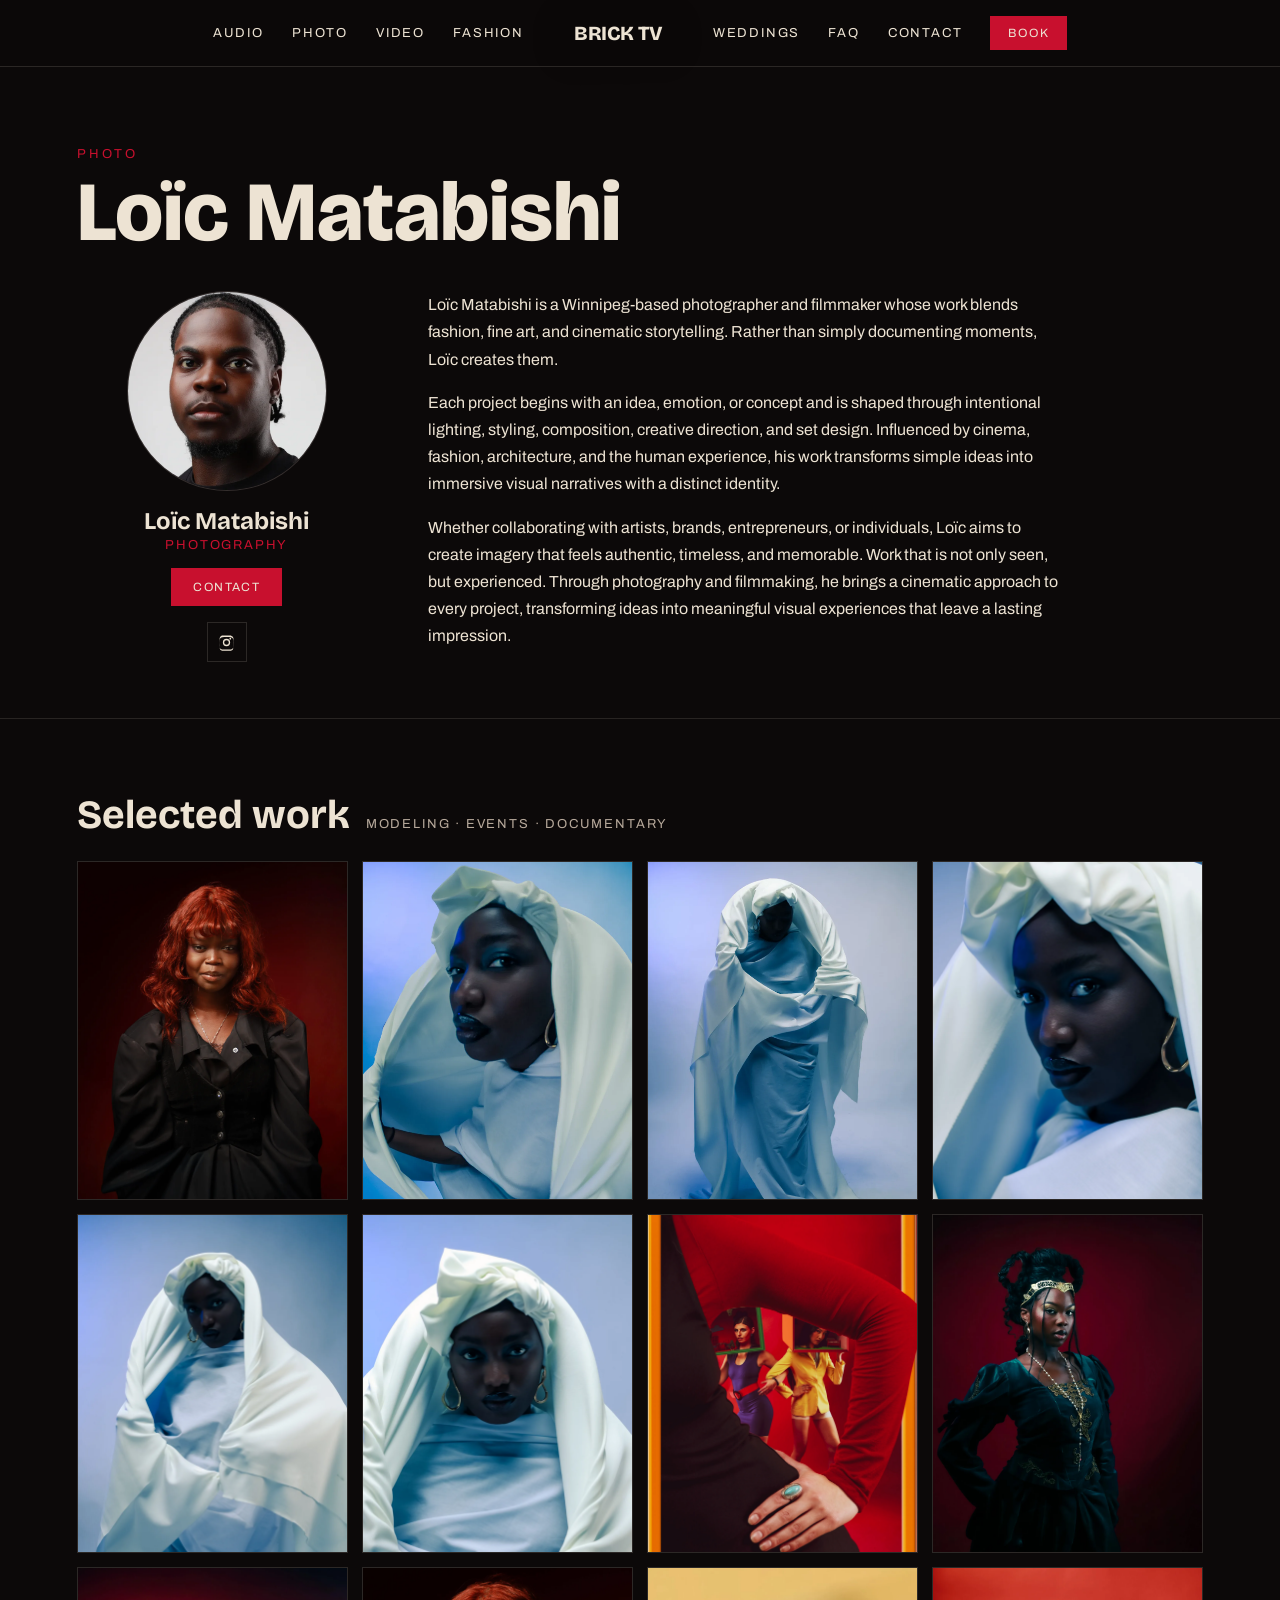
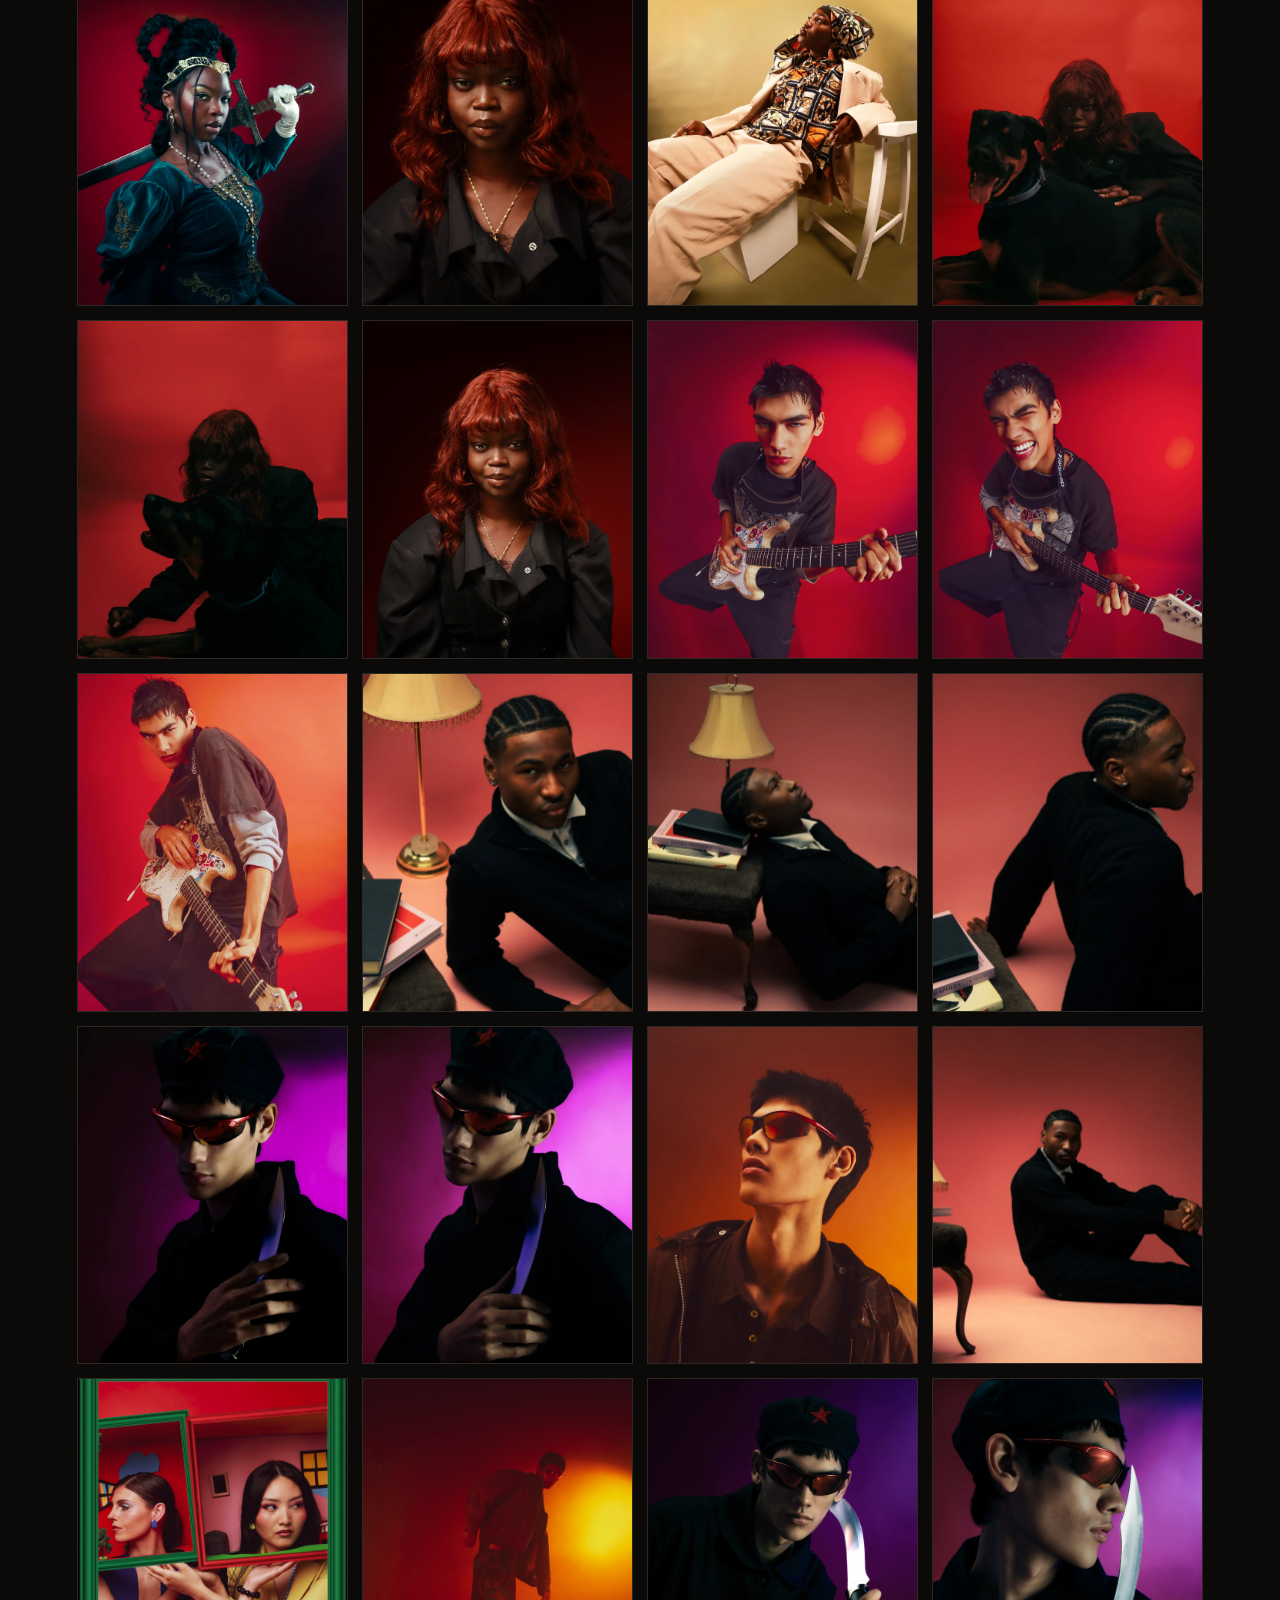
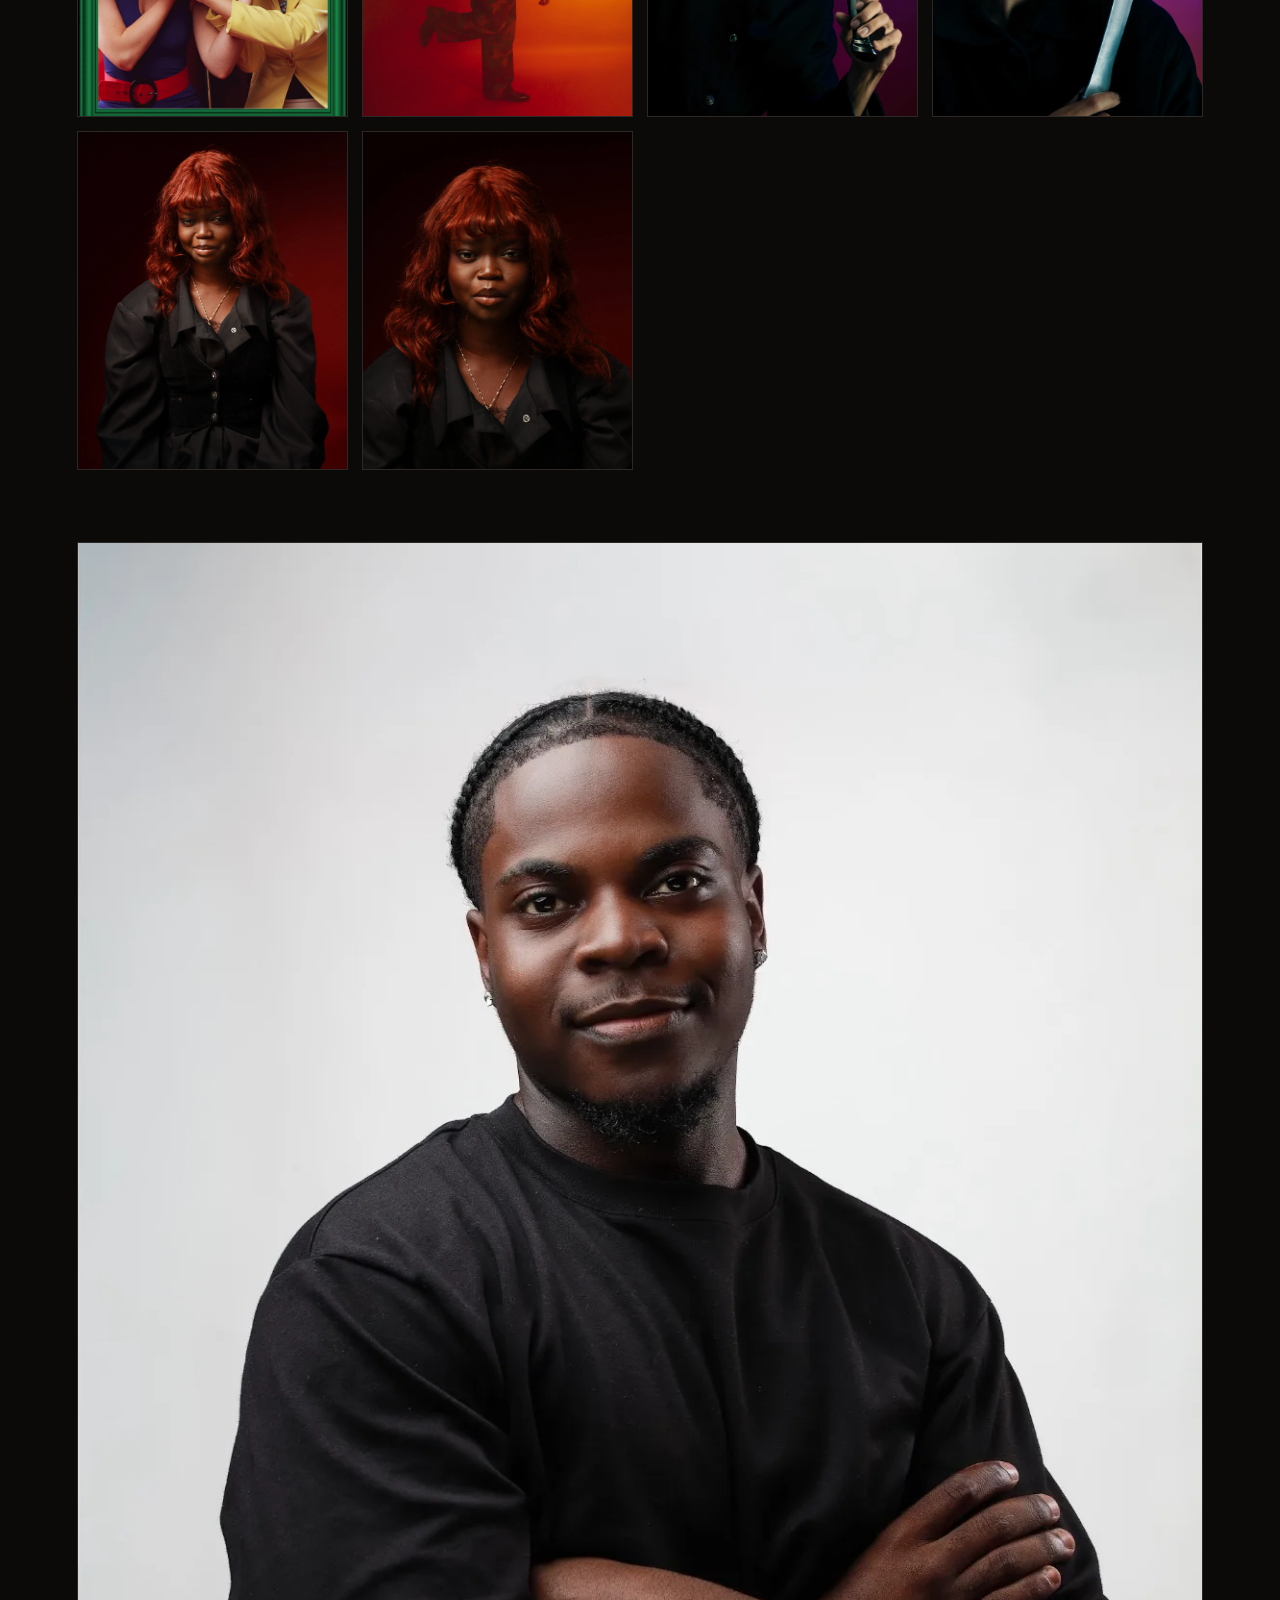
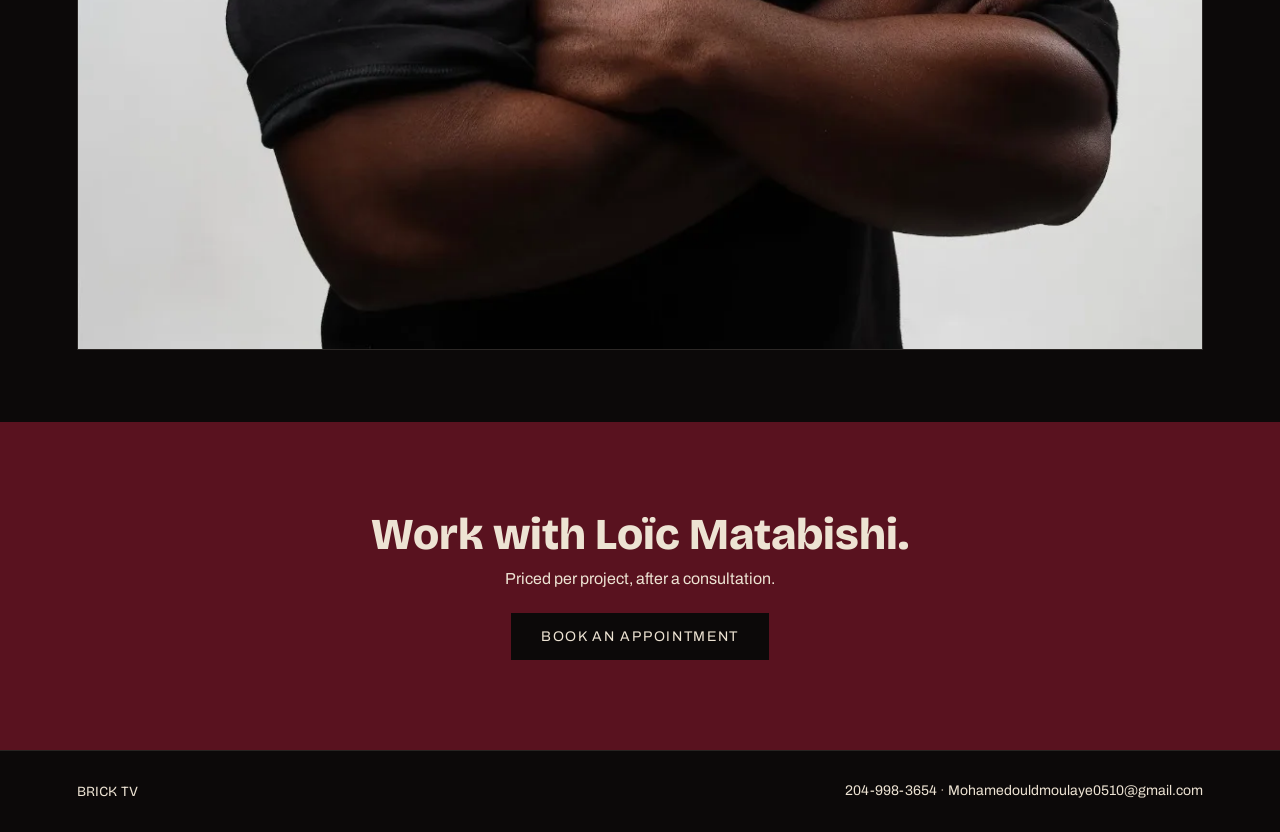
<file: photo.html>
<!DOCTYPE html>
<html lang="en">
<head>
<meta charset="utf-8">
<meta name="viewport" content="width=device-width, initial-scale=1">
<title>Photo - Lo&iuml;c Matabishi | Brick TV</title>
<meta name="description" content="Loic Matabishi, Winnipeg photographer and filmmaker blending fashion, fine art and cinematic storytelling.">
<link rel="icon" href="assets/img/favicon.svg" type="image/svg+xml">
<link rel="preload" href="assets/fonts/bricolage-grotesque-latin.woff2" as="font" type="font/woff2" crossorigin>
<link rel="preload" href="assets/fonts/archivo-latin.woff2" as="font" type="font/woff2" crossorigin>
<link rel="stylesheet" href="assets/css/fonts.css">
<link rel="stylesheet" href="assets/css/site.css?v=2">
</head>
<body>
<a class="skip-link" href="#main">Skip to content</a>
<div class="page">

  <nav class="nav">
    <button class="nav__toggle" type="button" aria-expanded="false" aria-controls="nav-links" aria-label="Menu">
      <span></span><span></span><span></span>
    </button>
    <a class="nav__wordmark" href="index.html" aria-label="Brick TV - home"><span class="wordmark" data-wordmark data-intensity="subtle">BRICK TV</span></a>
    <div class="nav__links" id="nav-links">
      <a href="audio.html">Audio</a>
      <a href="photo.html" aria-current="page">Photo</a>
      <a href="video.html">Video</a>
      <a href="fashion.html">Fashion</a>
      <a href="wedding.html">Weddings</a>
      <a href="faq.html">FAQ</a>
      <a href="contact.html">Contact</a>
    </div>
    <button class="nav__book" type="button" data-book>Book</button>
  </nav>

  <main id="main">

  <header class="artist-header">
    <p class="eyebrow">Photo</p>
    <h1>Lo&iuml;c Matabishi</h1>
  </header>

  <section class="artist-intro">
    <div class="artist-card">
      <img class="headshot headshot--lg" src="assets/uploads/portrait-loic-v2.webp" alt="" width="200" height="200">
      <div>
        <strong class="artist-card__name">Lo&iuml;c Matabishi</strong>
        <span class="artist-card__role">Photography</span>
      </div>
      <a class="btn btn--member" href="contact.html">Contact</a>
      <div class="social-row"><a href="https://www.instagram.com/l0icabhors" target="_blank" rel="noopener noreferrer" title="Instagram" aria-label="Instagram"><svg viewBox="0 0 24 24" aria-hidden="true"><path d="M12 2.2c3.2 0 3.6 0 4.9.07 1.2.05 1.8.25 2.2.42.6.22 1 .48 1.4.9.43.42.7.82.92 1.4.17.42.37 1.05.42 2.25.06 1.28.07 1.66.07 4.9s0 3.6-.07 4.9c-.05 1.2-.25 1.8-.42 2.2-.22.6-.5 1-.9 1.4-.43.43-.83.7-1.4.92-.42.17-1.05.37-2.25.42-1.28.06-1.66.07-4.9.07s-3.6 0-4.9-.07c-1.2-.05-1.8-.25-2.2-.42-.6-.22-1-.5-1.4-.9-.43-.43-.7-.83-.92-1.4-.17-.42-.37-1.05-.42-2.25C2.2 15.6 2.2 15.2 2.2 12s0-3.6.07-4.9c.05-1.2.25-1.8.42-2.2.22-.6.48-1 .9-1.4.42-.43.82-.7 1.4-.92.42-.17 1.05-.37 2.25-.42C8.4 2.2 8.8 2.2 12 2.2m0 2.16c-3.17 0-3.55.01-4.8.07-1.15.05-1.78.25-2.2.4-.55.22-.95.47-1.36.88-.4.4-.66.8-.87 1.36-.16.42-.36 1.05-.4 2.2-.07 1.25-.08 1.63-.08 4.8s0 3.55.07 4.8c.05 1.15.25 1.78.4 2.2.22.55.47.95.88 1.36.4.4.8.66 1.36.87.42.16 1.05.36 2.2.4 1.25.07 1.63.08 4.8.08s3.55 0 4.8-.07c1.15-.05 1.78-.25 2.2-.4.55-.22.95-.47 1.36-.88.4-.4.66-.8.87-1.36.16-.42.36-1.05.4-2.2.07-1.25.08-1.63.08-4.8s0-3.55-.07-4.8c-.05-1.15-.25-1.78-.4-2.2a3.5 3.5 0 0 0-.88-1.36 3.5 3.5 0 0 0-1.36-.87c-.42-.16-1.05-.36-2.2-.4-1.25-.07-1.63-.08-4.8-.08z"/><path d="M12 15.33a3.33 3.33 0 1 1 0-6.66 3.33 3.33 0 0 1 0 6.66m0-8.46a5.13 5.13 0 1 0 0 10.26 5.13 5.13 0 0 0 0-10.26z"/><circle cx="17.34" cy="6.66" r="1.2"/></svg></a></div>
    </div>
    <div class="artist-bio">
      <p>Lo&iuml;c Matabishi is a Winnipeg-based photographer and filmmaker whose work blends fashion, fine art, and cinematic storytelling. Rather than simply documenting moments, Lo&iuml;c creates them.</p>
      <p>Each project begins with an idea, emotion, or concept and is shaped through intentional lighting, styling, composition, creative direction, and set design. Influenced by cinema, fashion, architecture, and the human experience, his work transforms simple ideas into immersive visual narratives with a distinct identity.</p>
      <p>Whether collaborating with artists, brands, entrepreneurs, or individuals, Lo&iuml;c aims to create imagery that feels authentic, timeless, and memorable. Work that is not only seen, but experienced. Through photography and filmmaking, he brings a cinematic approach to every project, transforming ideas into meaningful visual experiences that leave a lasting impression.</p>
    </div>
  </section>

  <section class="work">
    <div class="work__head">
      <h2>Selected work</h2>
      <span class="service-list">Modeling &middot; events &middot; documentary</span>
    </div>
    <div class="grid grid--photo"
         data-gallery="content/photo.json"
         data-kind="photo"
         data-slots="6"></div>
  </section>

  <section class="feature">
    <div class="grid"
         data-gallery="content/photo-feature.json"
         data-kind="feature"
         data-slots="1"></div>
  </section>

  <section class="cta-band cta-band--center">
    <h2 class="h2-band--compact">Work with Lo&iuml;c Matabishi.</h2>
    <p>Priced per project, after a consultation.</p>
    <button class="btn btn--ink" type="button" data-book>Book an appointment</button>
  </section>

  </main>

  <footer class="footer footer--compact">
    <span class="footer__wordmark">BRICK TV</span>
    <span><a href="tel:2049983654">204-998-3654</a> &middot; <a href="mailto:Mohamedouldmoulaye0510@gmail.com">Mohamedouldmoulaye0510@gmail.com</a></span>
  </footer>

</div>
<script src="assets/js/site.js"></script>
<script src="assets/js/gallery.js?v=2"></script>
</body>
</html>
</file>
<file: assets/css/fonts.css>
/* Brick TV - self-hosted webfonts
   Bricolage Grotesque (variable 400..800) and Archivo (variable 400..600),
   latin + latin-ext subsets, pulled from Google Fonts and served from our
   own origin so the site carries no third-party font dependency. */

@font-face {
  font-family: 'Archivo';
  font-style: normal;
  font-weight: 400 600;
  font-display: swap;
  src: url('../fonts/archivo-latin.woff2') format('woff2');
  unicode-range: U+0000-00FF, U+0131, U+0152-0153, U+02BB-02BC, U+02C6, U+02DA, U+02DC, U+0304, U+0308, U+0329, U+2000-206F, U+20AC, U+2122, U+2191, U+2193, U+2212, U+2215, U+FEFF, U+FFFD;
}

@font-face {
  font-family: 'Archivo';
  font-style: normal;
  font-weight: 400 600;
  font-display: swap;
  src: url('../fonts/archivo-latin-ext.woff2') format('woff2');
  unicode-range: U+0100-02BA, U+02BD-02C5, U+02C7-02CC, U+02CE-02D7, U+02DD-02FF, U+0304, U+0308, U+0329, U+1D00-1DBF, U+1E00-1E9F, U+1EF2-1EFF, U+2020, U+20A0-20AB, U+20AD-20C0, U+2113, U+2C60-2C7F, U+A720-A7FF;
}

@font-face {
  font-family: 'Bricolage Grotesque';
  font-style: normal;
  font-weight: 400 800;
  font-display: swap;
  src: url('../fonts/bricolage-grotesque-latin.woff2') format('woff2');
  unicode-range: U+0000-00FF, U+0131, U+0152-0153, U+02BB-02BC, U+02C6, U+02DA, U+02DC, U+0304, U+0308, U+0329, U+2000-206F, U+20AC, U+2122, U+2191, U+2193, U+2212, U+2215, U+FEFF, U+FFFD;
}

@font-face {
  font-family: 'Bricolage Grotesque';
  font-style: normal;
  font-weight: 400 800;
  font-display: swap;
  src: url('../fonts/bricolage-grotesque-latin-ext.woff2') format('woff2');
  unicode-range: U+0100-02BA, U+02BD-02C5, U+02C7-02CC, U+02CE-02D7, U+02DD-02FF, U+0304, U+0308, U+0329, U+1D00-1DBF, U+1E00-1E9F, U+1EF2-1EFF, U+2020, U+20A0-20AB, U+20AD-20C0, U+2113, U+2C60-2C7F, U+A720-A7FF;
}
</file>
<file: assets/css/site.css>
/* ==========================================================================
   Brick TV - design tokens
   ========================================================================== */
:root {
  --ink:            #0C0909;
  --ink-raised:     #151011;
  --ink-tile:       #131010;
  --maroon:         #59121F;
  --red:            #C8102E;
  --bone:           #EDE3D3;
  --bone-muted:     #B7A99B;
  --hairline:       rgba(237,227,211,.14);
  --hairline-soft:  rgba(237,227,211,.12);
  --hairline-strong:rgba(237,227,211,.4);
  --nav-scrim:      rgba(12,9,9,.92);
  --modal-scrim:    rgba(12,9,9,.8);

  --display: 'Bricolage Grotesque', system-ui, -apple-system, 'Segoe UI', sans-serif;
  --body:    'Archivo', system-ui, -apple-system, 'Segoe UI', sans-serif;

  --section-y: clamp(48px,8vw,96px);
  --section-x: clamp(20px,6vw,80px);
  --inner-y:   clamp(40px,6vw,72px);
  --band-y:    clamp(56px,9vw,110px);
}

/* Border radius is 0 everywhere. The only round shapes are the headshot
   circles and the 64px play ring, which opt back in explicitly. */
*, *::before, *::after { box-sizing: border-box; border-radius: 0; }

html, body { margin: 0; padding: 0; background: var(--ink); }
html { scroll-behavior: smooth; }
body {
  font-family: var(--body);
  color: var(--bone);
  -webkit-font-smoothing: antialiased;
}
img { display: block; max-width: 100%; }

a { color: var(--bone); text-decoration: none; }
a:hover { color: var(--red); }

:focus-visible { outline: 2px solid var(--red); outline-offset: 2px; }

.page { background: var(--ink); min-height: 100vh; }

.skip-link {
  position: absolute; left: -9999px; top: 0; z-index: 200;
  background: var(--red); color: var(--bone);
  padding: 12px 18px; font-size: 13px;
  letter-spacing: .14em; text-transform: uppercase;
}
.skip-link:focus { left: 0; color: var(--bone); }

.visually-hidden {
  position: absolute; width: 1px; height: 1px;
  margin: -1px; padding: 0; overflow: hidden;
  clip: rect(0 0 0 0); white-space: nowrap; border: 0;
}

/* ==========================================================================
   Typography roles
   ========================================================================== */
.eyebrow {
  font-size: 13px; letter-spacing: .22em; text-transform: uppercase;
  color: var(--red); margin: 0 0 18px;
}
.h1 {
  font-family: var(--display); font-weight: 800;
  font-size: clamp(38px,7vw,84px); line-height: .95; margin: 0;
}
.h2-statement {
  font-family: var(--display); font-weight: 700;
  font-size: clamp(28px,4.4vw,52px); line-height: 1.08;
  margin: 0; max-width: 900px;
}
.h2-section {
  font-family: var(--display); font-weight: 700;
  font-size: clamp(26px,3.6vw,40px); margin: 0 0 34px;
}
.h2-craft {
  font-family: var(--display); font-weight: 700;
  font-size: clamp(28px,4vw,44px); margin: 0;
}
.h2-band {
  font-family: var(--display); font-weight: 800;
  font-size: clamp(30px,5vw,58px); line-height: 1.05; margin: 0;
}
.h2-band--compact {
  font-family: var(--display); font-weight: 800;
  font-size: clamp(26px,4vw,44px); line-height: 1.05; margin: 0 0 12px;
}
.body-copy {
  max-width: 640px; color: var(--bone-muted);
  font-size: 16px; line-height: 1.6; margin: 22px 0 0;
}
.intro-copy {
  max-width: 620px; color: var(--bone-muted);
  font-size: 16px; line-height: 1.6; margin: 0 0 26px;
}
.service-list {
  font-size: 13px; letter-spacing: .14em; text-transform: uppercase;
  color: var(--bone-muted);
}

/* ==========================================================================
   Buttons
   ========================================================================== */
.btn {
  display: inline-block;
  font-family: var(--body); font-size: 14px;
  letter-spacing: .12em; text-transform: uppercase;
  border: none; cursor: pointer; text-align: center;
  transition: background .2s, border-color .2s, color .2s;
}
.btn--primary { background: var(--red); color: var(--bone); padding: 16px 28px; }
.btn--primary:hover { background: var(--maroon); color: var(--bone); }

.btn--outline {
  background: none; color: var(--bone);
  border: 1px solid var(--hairline-strong); padding: 15px 28px;
}
.btn--outline:hover { border-color: var(--red); color: var(--red); }

/* Ink button - used on the maroon bands */
.btn--ink { background: var(--ink); color: var(--bone); padding: 16px 30px; }
.btn--ink:hover { background: var(--red); color: var(--bone); }

.btn--member {
  background: var(--red); color: var(--bone);
  font-size: 12px; padding: 12px 22px;
}
.btn--member:hover { background: var(--maroon); color: var(--bone); }

.btn--send {
  align-self: flex-start; background: var(--red); color: var(--bone);
  font-size: 13px; padding: 14px 26px;
}
.btn--send:hover { background: var(--maroon); color: var(--bone); }
.btn--send[disabled] { opacity: .6; cursor: default; }

/* ==========================================================================
   Nav
   ========================================================================== */
.nav {
  position: sticky; top: 0; z-index: 50;
  display: flex; align-items: center; justify-content: center;
  gap: clamp(10px,2.2vw,28px); flex-wrap: wrap;
  padding: 16px 20px;
  background: var(--nav-scrim);
  -webkit-backdrop-filter: blur(8px); backdrop-filter: blur(8px);
  border-bottom: 1px solid var(--hairline);
  font-size: 13px; letter-spacing: .14em; text-transform: uppercase;
}
/* The link list dissolves on desktop so every item shares the nav's own gap,
   which is what puts the wordmark in the middle of the row. */
.nav__links { display: contents; }
/* Four before the wordmark, the rest after: that puts the four crafts, which
   are the four artists, together on one side and leaves Weddings, FAQ and
   Contact with the Book button on the other. Adjust both numbers together if a
   link is ever added or removed. */
.nav__links > a:nth-child(-n+4) { order: 1; }
.nav__wordmark { order: 2; font-size: 20px; margin: 0 clamp(6px,2vw,22px); }
.nav__links > a:nth-child(n+5)  { order: 3; }
.nav__book {
  order: 4; font-family: var(--body); font-size: 12px;
  letter-spacing: .14em; text-transform: uppercase;
  background: var(--red); color: var(--bone);
  border: none; padding: 10px 18px; cursor: pointer;
  transition: background .2s;
}
.nav__book:hover { background: var(--maroon); }
.nav__toggle { display: none; }

/* Wordmark fallback for the plain (non-glitch) nav lockup */
.nav__wordmark .wordmark { font-size: inherit; }

/* Seven links plus the Book button stop fitting one row well above the old
   640px switch: from there up to roughly 800px the button was dropping onto a
   second row by itself, which reads as broken rather than responsive. The
   drawer starts earlier instead. */
@media (max-width: 820px) {
  .nav { justify-content: space-between; gap: 12px; padding: 12px 16px; }
  .nav__toggle {
    order: 1; display: inline-flex; flex-direction: column;
    justify-content: center; gap: 5px;
    width: 44px; height: 44px; padding: 10px;
    background: none; border: 1px solid var(--hairline); cursor: pointer;
  }
  .nav__toggle span {
    display: block; height: 2px; width: 100%;
    background: var(--bone); transition: transform .2s, opacity .2s;
  }
  .nav__toggle[aria-expanded="true"] span:nth-child(1) { transform: translateY(7px) rotate(45deg); }
  .nav__toggle[aria-expanded="true"] span:nth-child(2) { opacity: 0; }
  .nav__toggle[aria-expanded="true"] span:nth-child(3) { transform: translateY(-7px) rotate(-45deg); }

  .nav__wordmark { order: 2; margin: 0; }
  .nav__book { order: 3; padding: 14px 20px; font-size: 12px; min-height: 44px; }

  .nav__links {
    order: 4; width: 100%; margin-top: 4px;
    display: none; flex-direction: column; gap: 0;
  }
  .nav--open .nav__links { display: flex; }
  .nav__links > a {
    order: 0; padding: 14px 4px; min-height: 44px;
    display: flex; align-items: center;
    border-top: 1px solid var(--hairline-soft);
  }
}

/* ==========================================================================
   Hero
   ========================================================================== */
.hero {
  position: relative; min-height: min(92vh,860px);
  overflow: hidden; display: flex; flex-direction: column;
}
.hero__frames { position: absolute; inset: 0; }
.hero__frames img {
  position: absolute; inset: 0;
  width: 100%; height: 100%;
  object-fit: cover; object-position: 50% 30%;
}
/* Any number of frames, cross-faded by gallery.js. The old nth-child rules
   hard-coded exactly three; the client now supplies nine. */
.hero__frames img {
  opacity: 0;
  transition: opacity 1.6s ease;
  animation: kenburns 28s linear infinite alternate;
}
.hero__frames img.is-active { opacity: 1; }
/* Paused by IntersectionObserver when the hero scrolls out of view. */
.hero--paused .hero__frames img { animation-play-state: paused; }

.hero__scrim {
  position: absolute; inset: 0;
  background: linear-gradient(180deg,
    rgba(12,9,9,.55) 0%, rgba(12,9,9,.15) 40%,
    rgba(12,9,9,.88) 88%, #0C0909 100%);
}
.hero__content {
  position: relative; z-index: 2; flex: 1;
  display: flex; flex-direction: column;
  justify-content: flex-end; align-items: flex-start;
  padding: clamp(120px,24vh,260px) var(--section-x) clamp(36px,7vh,72px);
}
.hero__title { margin: 0; font-size: clamp(56px,12vw,168px); }
.hero__lede {
  font-size: clamp(16px,2.2vw,24px);
  margin: 18px 0 0; max-width: 560px; color: var(--bone);
}
.hero__sub {
  font-size: 15px; margin: 8px 0 0;
  max-width: 560px; color: var(--bone-muted);
}
.hero__actions { display: flex; gap: 14px; margin-top: 26px; flex-wrap: wrap; }

@keyframes kenburns       { 0%{transform:scale(1.02) translateY(0)} 100%{transform:scale(1.14) translateY(-2%)} }
@keyframes drift          { 0%{background-position:0 0} 100%{background-position:112px 0} }

/* ==========================================================================
   Checkerboard strip - the signature section boundary
   ========================================================================== */
.checkerboard {
  height: 14px;
  background: repeating-conic-gradient(var(--red) 0% 25%, var(--ink-tile) 0% 50%) 0 0 / 28px 28px;
  animation: drift 14s linear infinite;
}

/* ==========================================================================
   Sections
   ========================================================================== */
.section { padding: var(--section-y) var(--section-x); }
.section--divided-below { border-bottom: 1px solid var(--hairline-soft); }
.section--divided-above { border-top: 1px solid var(--hairline-soft); }
.section--inner {
  padding: var(--inner-y) var(--section-x);
  border-top: 1px solid var(--hairline-soft);
}

.page-header { padding: clamp(48px,7vw,80px) var(--section-x) clamp(28px,4vw,48px); }
.page-header .eyebrow { margin: 0 0 12px; }

/* ==========================================================================
   Craft cards (Home)
   ========================================================================== */
.craft-grid {
  display: grid;
  grid-template-columns: repeat(auto-fit, minmax(250px,1fr));
  gap: 18px;
}
.craft-card {
  position: relative; display: block; height: 340px;
  overflow: hidden; background: var(--ink-raised);
  border: 1px solid var(--hairline);
}
.craft-card img {
  width: 100%; height: 100%; object-fit: cover;
  opacity: .75; transition: transform .6s, opacity .4s;
}
.craft-card:hover img,
.craft-card:focus-visible img { transform: scale(1.05); opacity: 1; }

.craft-card__audio-bg {
  position: absolute; inset: 0;
  background: radial-gradient(120% 90% at 30% 20%, var(--maroon) 0%, var(--ink-raised) 70%);
}
.craft-card__eq {
  position: absolute; inset: 0;
  display: flex; align-items: center; justify-content: center; gap: 5px;
}
.craft-card__eq i { display: block; width: 6px; background: var(--red); }
.craft-card__eq i.bone { background: var(--bone); }

.craft-card__caption {
  position: absolute; left: 0; right: 0; bottom: 0; padding: 18px;
  background: linear-gradient(180deg, transparent, rgba(12,9,9,.92));
  pointer-events: none;
}
.craft-card__caption h3 { font-family: var(--display); font-size: 24px; margin: 0; }
.craft-card__caption p { font-size: 13px; color: var(--bone-muted); margin: 6px 0 0; }

/* ==========================================================================
   Crew row (Home)
   ========================================================================== */
/* Four columns that line up with the craft cards above. As a flex row the
   four members stopped around 40% of the width while the grid above spanned
   the full width, which read as a broken row rather than a deliberate one. */
.crew {
  display: grid;
  /* Exactly four columns, not auto-fit: auto-fit sized tracks to the minimum
     and packed the four members to the left, leaving the right half blank. */
  grid-template-columns: repeat(4, minmax(0, 1fr));
  gap: clamp(20px,3vw,48px);
  width: 100%; height: auto;
}
@media (max-width: 900px) { .crew { grid-template-columns: repeat(2, minmax(0,1fr)); } }
@media (max-width: 430px) { .crew { grid-template-columns: minmax(0,1fr); } }
.crew__member {
  display: flex; flex-direction: column; align-items: center;
  gap: 12px; text-align: center; min-width: 0;
}
.crew__member strong { display: block; font-size: 16px; }
.crew__member .role { font-size: 12.5px; color: var(--bone-muted); }

/* Headshot placeholders - bone-on-ink initial until the client's photos land */
.headshot {
  border-radius: 50%; object-fit: cover;
  background: var(--ink-raised);
  border: 1px solid var(--hairline);
  display: flex; align-items: center; justify-content: center;
  font-family: var(--display); font-weight: 800;
  color: var(--bone); overflow: hidden; flex: none;
}
.headshot--sm { width: 140px; height: 140px; font-size: 46px; }
.headshot--lg { width: 200px; height: 200px; font-size: 64px; }

/* ==========================================================================
   CTA bands (maroon - exactly one per page)
   ========================================================================== */
.cta-band {
  position: relative;
  padding: var(--band-y) var(--section-x);
  background: var(--maroon); overflow: hidden;
}
.cta-band__texture {
  position: absolute; inset: 0;
  background: repeating-conic-gradient(rgba(12,9,9,.35) 0% 25%, transparent 0% 50%) 0 0 / 90px 90px;
  opacity: .35;
}
.cta-band__inner { position: relative; max-width: 820px; }
.cta-band__inner p {
  font-size: 16px; line-height: 1.6; color: var(--bone); margin: 18px 0 28px;
}
.cta-band--center {
  padding: clamp(48px,8vw,90px) var(--section-x);
  text-align: center;
}
.cta-band--center p { color: var(--bone); font-size: 16px; margin: 0 0 26px; }

/* ==========================================================================
   Footers
   ========================================================================== */
.footer {
  padding: 40px var(--section-x) 56px;
  border-top: 1px solid var(--hairline-soft);
  display: flex; flex-wrap: wrap; gap: 32px;
  justify-content: space-between;
  font-size: 14px; color: var(--bone-muted);
}
.footer__brand { max-width: 300px; }
.footer__brand strong { font-size: 18px; font-weight: 800; }
.footer__brand p { margin: 10px 0 0; line-height: 1.6; }
.footer__label {
  color: var(--bone); font-size: 13px;
  letter-spacing: .14em; text-transform: uppercase;
}
.footer__col p { margin: 10px 0 0; line-height: 1.8; }
.footer__col--languages { max-width: 260px; }
.footer__col--languages p { line-height: 1.6; }

.footer--compact {
  padding: 32px var(--section-x); gap: 20px;
}
.footer--compact .footer__wordmark { font-family: var(--display); color: var(--bone); }

/* ==========================================================================
   Crafts page
   ========================================================================== */
.craft-head {
  display: flex; align-items: baseline; gap: 16px;
  flex-wrap: wrap; margin-bottom: 8px;
}
.media-2up {
  display: grid;
  grid-template-columns: repeat(auto-fit, minmax(280px,1fr));
  gap: 16px;
}
.reel-slot {
  position: relative; aspect-ratio: 16/9;
  background: var(--ink-raised); border: 1px solid var(--hairline);
  display: flex; align-items: center; justify-content: center;
  flex-direction: column; gap: 12px;
}
.reel-slot__ring {
  width: 64px; height: 64px;
  border: 2px solid var(--red); border-radius: 50%;
  display: flex; align-items: center; justify-content: center;
}
.reel-slot__play {
  width: 0; height: 0;
  border-left: 20px solid var(--bone);
  border-top: 12px solid transparent;
  border-bottom: 12px solid transparent;
  margin-left: 5px;
}
.reel-slot p {
  font-size: 13px; color: var(--bone-muted);
  margin: 0; text-align: center; padding: 0 24px;
}
.still {
  position: relative; aspect-ratio: 16/9;
  overflow: hidden; border: 1px solid var(--hairline);
}
.still img { width: 100%; height: 100%; object-fit: cover; object-position: 50% 25%; }
.still__chip {
  position: absolute; left: 12px; bottom: 10px;
  font-size: 11px; letter-spacing: .14em; text-transform: uppercase;
  background: rgba(12,9,9,.75); padding: 5px 9px;
}

.gallery {
  display: grid;
  grid-template-columns: repeat(auto-fit, minmax(240px,1fr));
  gap: 14px;
}
.gallery img {
  width: 100%; height: 380px; object-fit: cover;
  border: 1px solid var(--hairline);
}
.gallery img.pos-top { object-position: 50% 20%; }

.audio-cards {
  display: grid;
  grid-template-columns: repeat(auto-fit, minmax(200px,1fr));
  gap: 14px;
}
.audio-card {
  background: var(--ink-raised); border: 1px solid var(--hairline);
  padding: 22px; display: flex; flex-direction: column; gap: 10px;
}
.audio-card span { font-size: 13px; color: var(--bone-muted); }
.eq { display: flex; align-items: flex-end; gap: 4px; height: 44px; }
.eq i { display: block; width: 5px; background: var(--red); }
.eq i.bone { background: var(--bone); }
.note { font-size: 13px; color: var(--bone-muted); margin: 18px 0 0; }
.note a { color: var(--red); }
.note a:hover { color: var(--bone); }

/* ==========================================================================
   Members page
   ========================================================================== */
.anchor-chips {
  display: flex; gap: 14px; flex-wrap: wrap; margin-top: 26px;
  font-size: 13px; letter-spacing: .12em; text-transform: uppercase;
}
.anchor-chips a {
  border: 1px solid rgba(237,227,211,.3);
  padding: 9px 16px; transition: border-color .2s, color .2s;
}
.anchor-chips a:hover { border-color: var(--red); }

.member {
  padding: var(--inner-y) var(--section-x);
  border-top: 1px solid var(--hairline-soft);
  display: grid;
  /* minmax(0,1fr), not 1fr: the nested auto-fit work/loop grids have a
     min-content wider than a phone, and a bare 1fr track refuses to
     shrink below it. */
  grid-template-columns: minmax(220px,300px) minmax(0,1fr);
  gap: clamp(24px,4vw,56px);
  align-items: start;
}
.member__portrait {
  display: flex; flex-direction: column; align-items: center;
  gap: 16px; text-align: center;
}
.member__name {
  font-family: var(--display); font-size: 24px; display: block;
}
.member__role {
  font-size: 13px; letter-spacing: .14em;
  text-transform: uppercase; color: var(--red);
}
.member__social { display: flex; gap: 12px; font-size: 12px; color: var(--bone-muted); }
.member__bio {
  font-size: 16px; line-height: 1.7; color: var(--bone);
  max-width: 640px; margin: 0;
}
.member__bio-sub {
  font-size: 14px; line-height: 1.7; color: var(--bone-muted);
  max-width: 640px; margin: 14px 0 0;
}
.member__work {
  display: grid;
  grid-template-columns: repeat(auto-fit, minmax(180px,1fr));
  gap: 12px; margin-top: 24px;
}
.member__work img {
  width: 100%; height: 280px; object-fit: cover;
  border: 1px solid var(--hairline);
}
.member__work img.pos-upper { object-position: 50% 25%; }
.member__loops {
  display: grid;
  grid-template-columns: repeat(auto-fit, minmax(140px,1fr));
  gap: 12px; margin-top: 24px; max-width: 640px;
}
.loop-card {
  background: var(--ink-raised); border: 1px solid var(--hairline);
  padding: 16px; display: flex; flex-direction: column; gap: 8px;
}
.loop-card span { font-size: 13px; color: var(--bone-muted); }
.eq--sm { height: 30px; gap: 3px; }
.eq--sm i { width: 4px; }

/* The one true layout bug in the prototype: the two-column member grid
   crushes the bio column on narrow viewports. */
@media (max-width: 900px) {
  .member { grid-template-columns: minmax(0,1fr); }
  .member__work { grid-template-columns: repeat(2, minmax(0,1fr)); }
  .member__loops { grid-template-columns: repeat(3, minmax(0,1fr)); }
}
@media (max-width: 520px) {
  .member__work { grid-template-columns: minmax(0,1fr); }
}

/* ==========================================================================
   FAQ + Contact page
   ========================================================================== */
.faq-section { padding: clamp(24px,4vw,48px) var(--section-x); max-width: 900px; }
.faq-list { display: flex; flex-direction: column; gap: 14px; }
.faq-list details {
  background: var(--ink-raised); border: 1px solid var(--hairline);
  padding: 20px 24px;
}
.faq-list summary {
  font-family: var(--display); font-size: 19px; cursor: pointer;
}
.faq-list p {
  color: var(--bone-muted); font-size: 15px;
  line-height: 1.7; margin: 12px 0 0;
}

.ask-section { padding: clamp(32px,5vw,56px) var(--section-x); max-width: 900px; }
.ask-panel {
  background: var(--ink-raised); border: 1px solid var(--hairline);
  padding: clamp(24px,4vw,40px);
}
.ask-panel h2 {
  font-family: var(--display); font-size: clamp(22px,3vw,30px); margin: 0 0 8px;
}
.ask-panel > p { color: var(--bone-muted); font-size: 15px; margin: 0 0 20px; }
.ask-form { display: flex; flex-direction: column; gap: 12px; max-width: 560px; }
.ask-form input,
.ask-form textarea {
  background: var(--ink); border: 1px solid rgba(237,227,211,.25);
  color: var(--bone); font-family: var(--body); font-size: 15px;
  padding: 14px 16px; outline: none;
}
.ask-form input:focus-visible,
.ask-form textarea:focus-visible { border-color: var(--red); }
.ask-form textarea { resize: vertical; }
.ask-form ::placeholder { color: var(--bone-muted); opacity: 1; }
.ask-form__hp { position: absolute; left: -9999px; }
.ask-status { font-size: 14px; line-height: 1.6; margin: 0; }
.ask-status[hidden] { display: none; }
.ask-status--ok { color: var(--bone); }
.ask-status--error { color: var(--bone-muted); }
.ask-status--error a { color: var(--red); }

.contact-band {
  padding: clamp(48px,8vw,90px) var(--section-x);
  background: var(--maroon);
}
.contact-grid {
  display: grid;
  grid-template-columns: repeat(auto-fit, minmax(240px,1fr));
  gap: 32px; align-items: start;
}
.contact-grid h2 {
  font-family: var(--display); font-weight: 800;
  font-size: clamp(28px,4.5vw,50px); line-height: 1; margin: 0;
}
.contact-grid h2 + p {
  font-size: 15px; line-height: 1.7; margin: 16px 0 0; max-width: 380px;
}
.contact-rows {
  display: flex; flex-direction: column; gap: 14px; font-size: 16px;
}
.contact-rows > a,
.contact-rows > span.row { display: flex; align-items: center; gap: 12px; color: var(--bone); }
.contact-tile {
  display: inline-flex; width: 38px; height: 38px; flex: none;
  background: var(--ink); align-items: center; justify-content: center;
}
.contact-tile svg { width: 17px; height: 17px; fill: none; stroke: var(--bone); stroke-width: 1.6; }
.contact-tile--text {
  font-family: var(--body); font-size: 13px;
  letter-spacing: .04em; color: var(--bone);
}
.contact-langs { font-size: 13px; color: rgba(237,227,211,.75); }
.contact-book { width: 100%; }
.contact-caption {
  font-size: 13px; color: rgba(237,227,211,.75);
  margin: 12px 0 0; text-align: center;
}

/* ==========================================================================
   Booking modal
   ========================================================================== */
.modal {
  position: fixed; inset: 0; z-index: 100;
  background: var(--modal-scrim);
  display: flex; align-items: center; justify-content: center; padding: 20px;
}
.modal[hidden] { display: none; }
.modal__panel {
  background: var(--ink-raised); border: 1px solid rgba(237,227,211,.2);
  max-width: 440px; width: 100%; padding: 36px;
}
.modal__panel h3 { font-family: var(--display); font-size: 26px; margin: 0 0 10px; }
.modal__panel > p {
  font-size: 15px; line-height: 1.6; color: var(--bone-muted); margin: 0 0 22px;
}
.modal__actions { display: flex; flex-direction: column; gap: 10px; }
.modal__actions a {
  display: block; text-align: center; padding: 14px;
  font-size: 14px; letter-spacing: .1em; text-transform: uppercase;
  transition: background .2s, border-color .2s, color .2s;
}
.modal__call { background: var(--red); }
.modal__call:hover { background: var(--maroon); color: var(--bone); }
.modal__email { border: 1px solid rgba(237,227,211,.35); }
.modal__email:hover { border-color: var(--red); }
.modal__close {
  background: none; border: none; color: var(--bone-muted);
  font-family: var(--body); font-size: 13px; cursor: pointer;
  margin-top: 6px; padding: 8px;
}
.modal__close:hover { color: var(--red); }
body.modal-open { overflow: hidden; }

/* ==========================================================================
   Glitch wordmark
   ========================================================================== */
.wordmark {
  position: relative; display: inline-block; white-space: nowrap;
  font-family: var(--display); font-weight: 800;
  letter-spacing: -.02em; line-height: .9;
  cursor: pointer; will-change: transform;
  color: var(--bone);
}
.wordmark__scale { position: relative; display: inline-block; will-change: transform; }
.wordmark__layer {
  position: absolute; inset: 0; opacity: 0;
  pointer-events: none; will-change: transform, opacity;
}
.wordmark__ghost-c { color: #12C2E9; mix-blend-mode: screen; }
.wordmark__ghost-r { color: #FF1E3C; mix-blend-mode: screen; }
.wordmark__base {
  position: relative; display: inline-block;
  color: var(--bone); text-shadow: 0 4px 40px rgba(0,0,0,.6);
}
.wordmark__clip {
  color: transparent;
  -webkit-background-clip: text; background-clip: text;
}
.wordmark__flash { color: #fbf7ec; }
.wordmark__scan {
  color: transparent;
  -webkit-background-clip: text; background-clip: text;
  background: repeating-linear-gradient(0deg, rgba(0,0,0,.6) 0 2px, transparent 2px 5px);
  background-size: 100% 300%;
}
.wordmark__slices { position: absolute; inset: 0; pointer-events: none; }

@keyframes brkwScan {
  0%   { background-position: 0 -100%; opacity: 0; }
  10%  { opacity: .5; }
  100% { background-position: 0 200%; opacity: 0; }
}

/* ==========================================================================
   Reduced motion
   ========================================================================== */
@media (prefers-reduced-motion: reduce) {
  html { scroll-behavior: auto; }
  .checkerboard { animation: none; }
  .hero__frames img { animation: none; transition: none; }
  .hero__frames img.is-active { opacity: 1; }
  .craft-card img { transition: none; }
  * { animation-duration: .001ms !important; animation-iteration-count: 1 !important; }
}

/* ==========================================================================
   Artist pages (video / photo / audio / fashion)
   Each craft maps to one artist, so the craft page and the profile page are
   the same page. Layout follows the client's sketch top to bottom.
   ========================================================================== */
.artist-header { padding: clamp(48px,7vw,80px) var(--section-x) clamp(24px,3vw,40px); }
.artist-header .eyebrow { margin: 0 0 12px; }
.artist-header h1 { font-family: var(--display); font-weight: 800;
  font-size: clamp(38px,7vw,84px); line-height: .95; margin: 0; }

/* Portrait column + bio, the two-up under the header */
.artist-intro {
  padding: 0 var(--section-x) clamp(32px,5vw,56px);
  display: grid;
  /* minmax(0,1fr) so the bio track can shrink past its content's min-content */
  grid-template-columns: minmax(220px,300px) minmax(0,1fr);
  gap: clamp(24px,4vw,56px);
  align-items: start;
}
.artist-card {
  display: flex; flex-direction: column; align-items: center;
  gap: 16px; text-align: center;
}
.artist-card__name { font-family: var(--display); font-size: 24px; display: block; }
.artist-card__role {
  font-size: 13px; letter-spacing: .14em;
  text-transform: uppercase; color: var(--red);
}
.artist-bio p {
  font-size: 16px; line-height: 1.7; color: var(--bone);
  max-width: 640px; margin: 0 0 16px;
}
.artist-bio p:last-child { margin-bottom: 0; }
.artist-bio blockquote {
  margin: 22px 0 0; padding: 0 0 0 18px;
  border-left: 2px solid var(--red);
  font-size: 17px; line-height: 1.6; color: var(--bone); max-width: 640px;
}

/* Social row. Links the client has not supplied yet render inert. */
.social-row { display: flex; gap: 10px; flex-wrap: wrap; justify-content: center; }
.social-row a, .social-row span {
  display: inline-flex; align-items: center; justify-content: center;
  width: 40px; height: 40px;
  border: 1px solid var(--hairline); color: var(--bone);
  transition: border-color .2s, color .2s;
}
.social-row a:hover { border-color: var(--red); color: var(--red); }
.social-row span { opacity: .38; cursor: default; }
.social-row svg { width: 17px; height: 17px; fill: currentColor; }
.social-note { font-size: 12px; color: var(--bone-muted); }

@media (max-width: 900px) {
  .artist-intro { grid-template-columns: minmax(0,1fr); }
}

/* ==========================================================================
   Portfolio grids
   ========================================================================== */
.work { padding: var(--inner-y) var(--section-x); border-top: 1px solid var(--hairline-soft); }
.work__head {
  display: flex; align-items: baseline; gap: 16px;
  flex-wrap: wrap; margin-bottom: 22px;
}
.work__head h2 { font-family: var(--display); font-weight: 700;
  font-size: clamp(26px,3.6vw,40px); margin: 0; }

.grid { display: grid; gap: 16px; }
.grid--video { grid-template-columns: repeat(auto-fit, minmax(300px,1fr)); }
.grid--photo { grid-template-columns: repeat(auto-fit, minmax(260px,1fr)); gap: 14px; }
.grid--audio { grid-template-columns: repeat(auto-fit, minmax(280px,1fr)); gap: 12px; }
.grid--fashion { grid-template-columns: repeat(auto-fit, minmax(260px,1fr)); gap: 14px; }

/* ==========================================================================
   Slot - the empty state of a CMS-populated grid.
   Same panel treatment as the showreel slot, so an unfilled grid reads as
   deliberate rather than broken. Real entries replace these one for one.
   ========================================================================== */
.slot {
  position: relative;
  background: var(--ink-raised);
  border: 1px solid var(--hairline);
  display: flex; align-items: center; justify-content: center;
  flex-direction: column; gap: 12px;
  padding: 20px; text-align: center;
}
.slot--16x9 { aspect-ratio: 16/9; }
.slot--4x5  { aspect-ratio: 4/5; }
.slot--wide { aspect-ratio: 21/9; }
.slot--audio { aspect-ratio: auto; min-height: 132px; align-items: flex-start; }
.slot__label { font-size: 13px; color: var(--bone-muted); margin: 0; }
.slot__mark {
  width: 44px; height: 44px; border: 1px solid var(--hairline);
  display: flex; align-items: center; justify-content: center;
  color: var(--bone-muted);
}
.slot__mark svg { width: 20px; height: 20px; fill: none; stroke: currentColor; stroke-width: 1.5; }

/* ==========================================================================
   Video cards - click-to-play so six films do not load six iframes at once
   ========================================================================== */
.video-card {
  position: relative; display: block; width: 100%;
  aspect-ratio: 16/9; overflow: hidden;
  background: var(--ink-raised); border: 1px solid var(--hairline);
  padding: 0; cursor: pointer;
}
.video-card img {
  width: 100%; height: 100%; object-fit: cover;
  opacity: .75; transition: transform .6s, opacity .4s;
}
.video-card:hover img, .video-card:focus-visible img { transform: scale(1.05); opacity: 1; }
.video-card__play {
  position: absolute; inset: 0; margin: auto;
  width: 64px; height: 64px;
  border: 2px solid var(--red); border-radius: 50%;
  background: rgba(12,9,9,.55);
  display: flex; align-items: center; justify-content: center;
  pointer-events: none;
}
.video-card__play::after {
  content: ""; width: 0; height: 0;
  border-left: 20px solid var(--bone);
  border-top: 12px solid transparent;
  border-bottom: 12px solid transparent;
  margin-left: 5px;
}
.video-card__title {
  position: absolute; left: 0; right: 0; bottom: 0; padding: 16px;
  background: linear-gradient(180deg, transparent, rgba(12,9,9,.92));
  font-size: 14px; text-align: left; color: var(--bone);
  pointer-events: none;
}
.video-card iframe { width: 100%; height: 100%; border: 0; display: block; }

/* ==========================================================================
   Audio cards
   ========================================================================== */
.audio-track {
  background: var(--ink-raised); border: 1px solid var(--hairline);
  padding: 18px; display: flex; flex-direction: column; gap: 12px;
}
.audio-track__title { font-size: 15px; color: var(--bone); }
.audio-track__note { font-size: 13px; color: var(--bone-muted); }
.audio-track audio { width: 100%; height: 36px; }

/* ==========================================================================
   Photo / lookbook items
   ========================================================================== */
.shot { position: relative; overflow: hidden; border: 1px solid var(--hairline); }
.shot img { width: 100%; height: 100%; object-fit: cover; display: block; }
.shot--4x5 { aspect-ratio: 4/5; }
.shot__caption {
  position: absolute; left: 0; right: 0; bottom: 0; padding: 14px;
  background: linear-gradient(180deg, transparent, rgba(12,9,9,.92));
  font-size: 13px; color: var(--bone-muted); pointer-events: none;
}

/* Wide feature block, the large image at the foot of the sketch */
.feature { padding: 0 var(--section-x) var(--inner-y); }

/* ==========================================================================
   Contact page
   ========================================================================== */
.contact-page-grid {
  display: grid; grid-template-columns: repeat(auto-fit, minmax(280px,1fr));
  gap: clamp(24px,4vw,48px); align-items: start;
}



/* The contact email is a single 31-character token. Below ~360px it cannot fit
   beside the 38px icon tile, so let it break rather than push the page wide. */
.contact-rows > a,
.contact-rows > span.row { min-width: 0; overflow-wrap: anywhere; }

@media (max-width: 400px) {
  .contact-rows { font-size: 15px; }
}

/* Hero with no frames uploaded yet: without photography behind it the full
   92vh is mostly empty, so tighten the composition. Adding frames in the CMS
   removes this class and restores the full-height cinematic hero. */
.hero--bare { min-height: min(68vh, 600px); }
.hero--bare .hero__content { padding-top: clamp(64px, 12vh, 130px); }

/* The feature image is a portrait frame, so at full content width it renders
   1280x1600 and swallows the page. Cap it and centre it instead. */
/* The feature runs the full content width - the client wants it big. A portrait
   holds 4:5, a landscape holds 16:9 so it stays wide instead of towering.
   gallery.js tags the landscape case from the image's own dimensions, so a
   replacement uploaded through the CMS sizes itself with no code change. */
.feature .grid { display: block; }
.feature .shot { aspect-ratio: 4/5; width: 100%; max-width: 100%; margin: 0; }
.feature .shot img { width: 100%; height: 100%; object-fit: cover; }
.feature .shot.is-landscape { aspect-ratio: 16/9; }
.feature .slot { max-width: 520px; margin: 0 auto; width: 100%; }
</file>
